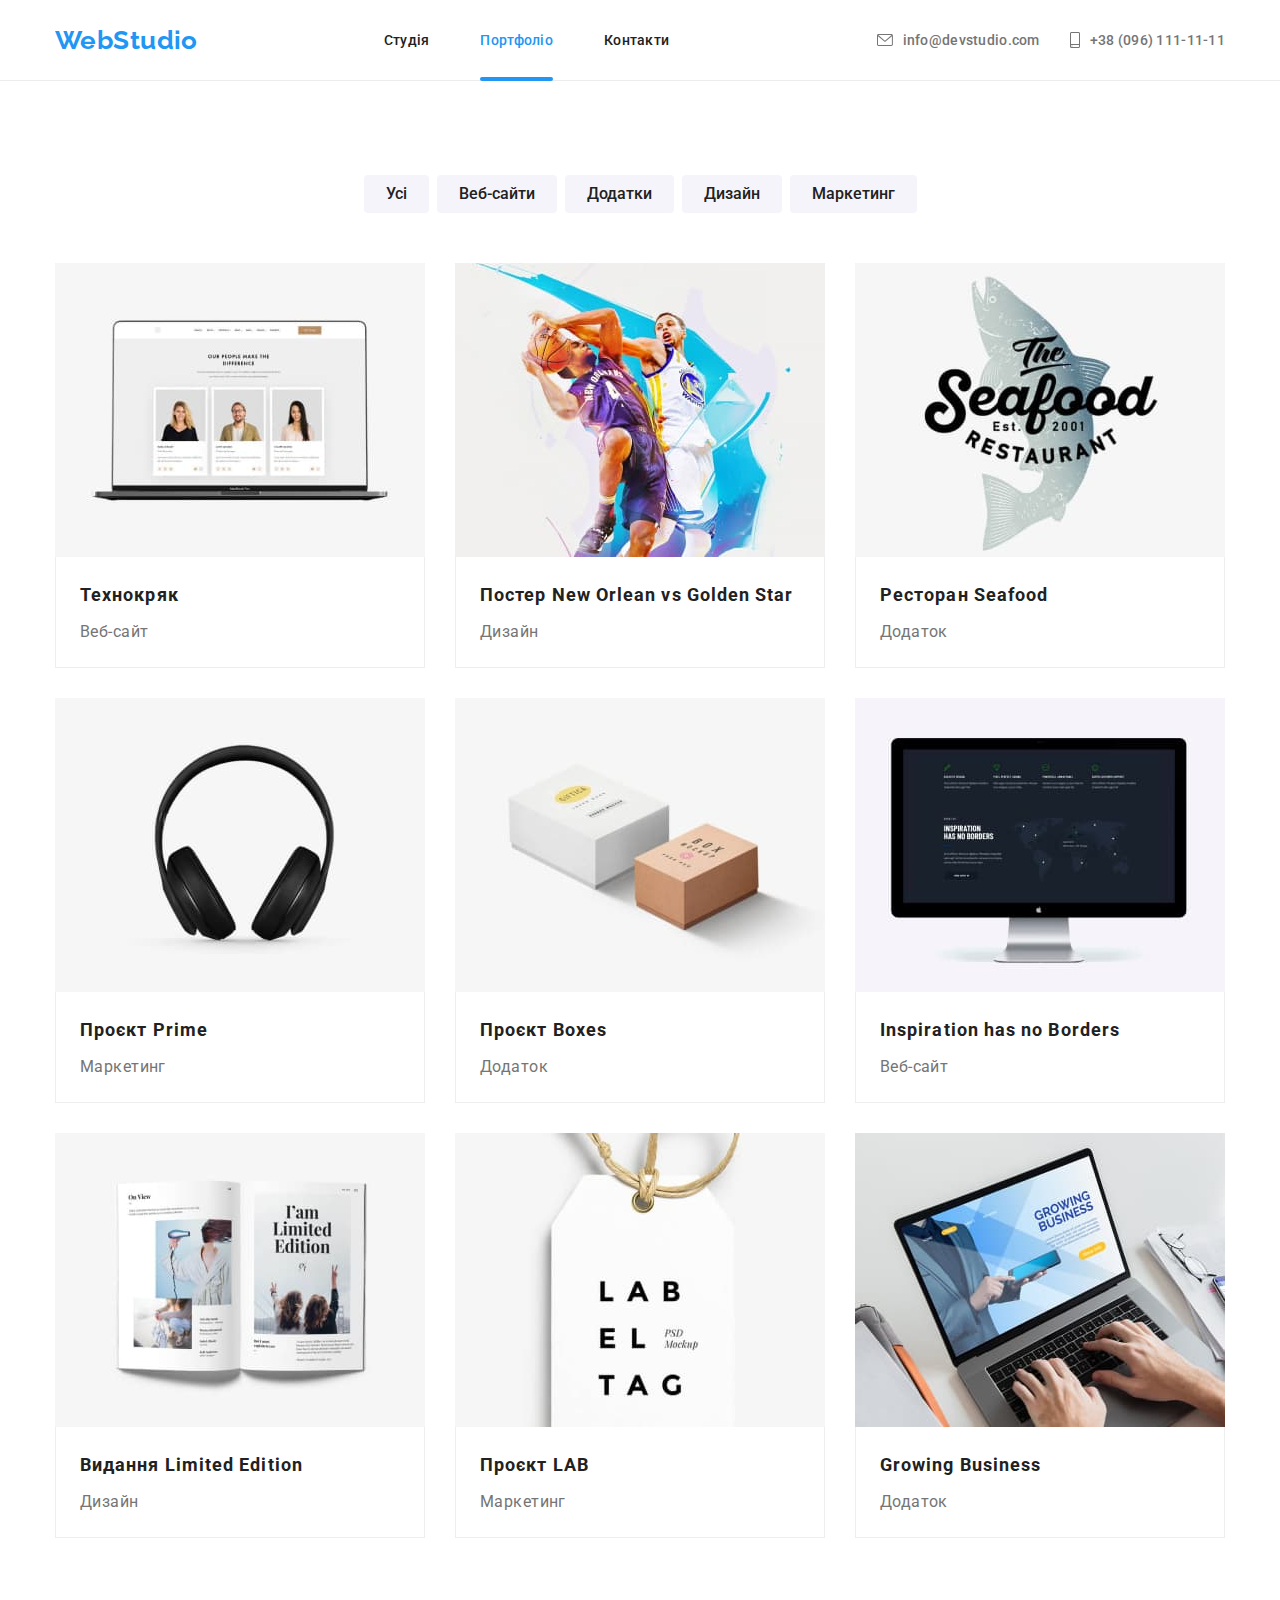
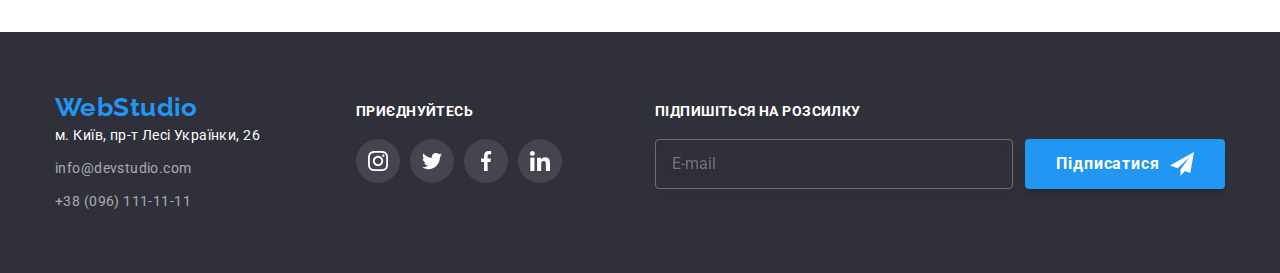
<file: portfolio.html>
<!DOCTYPE html>
<html lang="uk">
  <head>
    <meta charset="UTF-8" />
    <meta http-equiv="X-UA-Compatible" content="IE=edge" />
    <meta name="viewport" content="width=device-width, initial-scale=1.0" />
    <title>Document</title>

    <!--Шрифти-->
    <link rel="preconnect" href="https://fonts.googleapis.com" />
    <link rel="preconnect" href="https://fonts.gstatic.com" crossorigin />
    <link
      href="https://fonts.googleapis.com/css2?family=Raleway:wght@700&family=Roboto:wght@400;500;700;900&display=swap"
      rel="stylesheet"
    />
    <!--Нормалізатор-->
    <link
      rel="stylesheet"
      href="https://cdn.jsdelivr.net/npm/modern-normalize@1.1.0/modern-normalize.min.css"
    />
    <!--Стилі-->
    <link rel="stylesheet" href="./css/portfolio.min.css" />
  </head>
  <body>
    <!--Header-->
    <header class="header">
      <div class="header-container container">
        <nav class="header-nav">
          <a class="logo header-nav__logo link" href="./index.html"
            >Web<span class="logo header-nav__logo--change">Studio</span></a
          >
          <ul class="header-nav__list list">
            <li class="header-nav__item">
              <a
                class="header-nav__link link"
                href="./index.html"
                >Студія</a
              >
            </li>
            <li class="header-nav__item">
              <a class="header-nav__link header-nav__link--change link" href="./portfolio.html"
                >Портфоліо</a
              >
            </li>
            <li class="header-nav__item">
              <a class="header-nav__link link" href="">Контакти</a>
            </li>
          </ul>
        </nav>
        <ul class="contacts-list list">
          <li class="contacts-list__item">
            <a
              class="contacts-list__link link"
              href="mailto:info@devstudio.com"
              aria-label="envelop icon"
              ><svg class="contacts-list__icon" width="16" height="12">
                <use href="./images/icons.svg#icon-envelope"></use>
              </svg>
              info@devstudio.com
            </a>
          </li>
          <li class="contacts-list__item">
            <a
              class="contacts-list__link link"
              href="tel:+380961111111"
              aria-label="smartphone icon"
              ><svg class="contacts-list__icon" width="10" height="16">
                <use href="./images/icons.svg#icon-smartphone"></use>
              </svg>
              +38 (096) 111-11-11
            </a>
          </li>
        </ul>
      </div>
    </header>
    <main>
      <!--Portfolio-->
      <section class="portfolio section">
        <div class="container">
          <h1 hidden>Портфоліо</h1>
          <ul class="portfolio__btn-list list">
            <li class="portfolio__btn-item item">
              <button class="portfolio__btn" type="button">Усі</button>
            </li>
            <li class="portfolio__btn-item item">
              <button class="portfolio__btn" type="button">Веб-сайти</button>
            </li>
            <li class="portfolio__btn-item item">
              <button class="portfolio__btn" type="button">Додатки</button>
            </li>
            <li class="portfolio__btn-item item">
              <button class="portfolio__btn" type="button">Дизайн</button>
            </li>
            <li class="portfolio__btn-item item">
              <button class="portfolio__btn" type="button">Маркетинг</button>
            </li>
          </ul>
          <ul class="portfolio__img-list list">
            <li class="portfolio__img-item item">
              <a class="portfolio__img-link link" href="">
                <div class="portfolio-block">
                  <img
                    class="portfolio__img"
                    src="./images2/img(s).jpg"
                    alt="Відкритий ноутбук"
                    width="370"
                    height="294"
                  />
                  <div class="portfolio-block__overlay">
                    <p class="portfolio-block__overlay-text">
                      Ресурс пропонує комплексні пропозиції з різним рівнем
                      функціоналу та сервісів. Все це дозволить відвідувачу
                      отримати вичерпні відомості про компанію чи приватну
                      особу.
                    </p>
                  </div>
                </div>
                <div class="portfolio-border">
                  <h2 class="portfolio-border__title">Технокряк</h2>
                  <p class="portfolio-border__text">Веб-сайт</p>
                </div>
              </a>
            </li>
            <li class="portfolio__img-item item">
              <a class="portfolio__img-link link" href="">
                <img
                  class="portfolio__img"
                  src="./images2/img1(s).jpg"
                  alt="Два баскетболісти"
                  width="370"
                  height="294"
                />
                <div class="portfolio-border">
                  <h2 class="portfolio-border__title">
                    Постер New Orlean vs Golden Star
                  </h2>
                  <p class="portfolio-border__text">Дизайн</p>
                </div>
              </a>
            </li>
            <li class="portfolio__img-item item">
              <a class="portfolio__img-link link" href="">
                <img
                  class="portfolio__img"
                  src="./images2/img2(s).jpg"
                  alt="Риба з логотипом"
                  width="370"
                  height="294"
                />
                <div class="portfolio-border">
                  <h2 class="portfolio-border__title">Ресторан Seafood</h2>
                  <p class="portfolio-border__text">Додаток</p>
                </div>
              </a>
            </li>
            <li class="portfolio__img-item item">
              <a class="portfolio__img-link link" href="">
                <img
                  class="portfolio__img"
                  src="./images2/img3(s).jpg"
                  alt="Навушники"
                  width="370"
                  height="294"
                />
                <div class="portfolio-border">
                  <h2 class="portfolio-border__title">Проєкт Prime</h2>
                  <p class="portfolio-border__text">Маркетинг</p>
                </div>
              </a>
            </li>
            <li class="portfolio__img-item item">
              <a class="portfolio__img-link link" href="">
                <img
                  class="portfolio__img"
                  src="./images2/img4(s).jpg"
                  alt="Дві коробочки"
                  width="370"
                  height="294"
                />
                <div class="portfolio-border">
                  <h2 class="portfolio-border__title">Проєкт Boxes</h2>
                  <p class="portfolio-border__text">Додаток</p>
                </div>
              </a>
            </li>
            <li class="portfolio__img-item item">
              <a class="portfolio__img-link link" href="">
                <img
                  class="portfolio__img"
                  src="./images2/img5(s).jpg"
                  alt="Монітор"
                  width="370"
                  height="294"
                />
                <div class="portfolio-border">
                  <h2 class="portfolio-border__title">
                    Inspiration has no Borders
                  </h2>
                  <p class="portfolio-border__text">Веб-сайт</p>
                </div>
              </a>
            </li>
            <li class="portfolio__img-item item">
              <a class="portfolio__img-link link" href="">
                <img
                  class="portfolio__img"
                  src="./images2/img6(s).jpg"
                  alt="Відкритий журнал"
                  width="370"
                  height="294"
                />
                <div class="portfolio-border">
                  <h2 class="portfolio-border__title">
                    Видання Limited Edition
                  </h2>
                  <p class="portfolio-border__text">Дизайн</p>
                </div>
              </a>
            </li>

            <li class="portfolio__img-item item">
              <a class="portfolio__img-link link" href="">
                <img
                  class="portfolio__img"
                  src="./images2/img7(s).jpg"
                  alt="Етикетка на мотузці"
                  width="370"
                  height="294"
                />
                <div class="portfolio-border">
                  <h2 class="portfolio-border__title">Проєкт LAB</h2>
                  <p class="portfolio-border__text">Маркетинг</p>
                </div>
              </a>
            </li>
            <li class="portfolio__img-item item">
              <a class="portfolio__img-link link" href="">
                <img
                  class="portfolio__img"
                  src="./images2/img8(s).jpg"
                  alt="Ноутбук і руки на клавіатурі"
                  width="370"
                  height="294"
                />
                <div class="portfolio-border">
                  <h2 class="portfolio-border__title">Growing Business</h2>
                  <p class="portfolio-border__text">Додаток</p>
                </div>
              </a>
            </li>
          </ul>
        </div>
      </section>
    </main>
    <!--Footer-->
    <footer class="footer">
      <div class="footer-container container">
        <div class="footer-left">
          <a class="logo footer__logo link" href="./index.html"
            >Web<span class="logo footer__logo--change">Studio</span></a
          >
          <address class="footer-adress">
            <ul class="footer-adress__list list">
              <li class="footer-adress__item">
                <a
                  class="footer-adress__link footer-adress__link--change link"
                  href="https://goo.gl/maps/jVRmj9oeubwBSzNn6"
                  target="_blank"
                  rel="noopener noreferrer"
                  >м. Київ, пр-т Лесі Українки, 26</a
                >
              </li>
              <li class="footer-adress__item">
                <a
                  class="footer-adress__link link"
                  href="mailto:info@devstudio.com"
                  >info@devstudio.com</a
                >
              </li>
              <li class="footer-adress__item">
                <a class="footer-adress__link link" href="tel:+380961111111"
                  >+38 (096) 111-11-11</a
                >
              </li>
            </ul>
          </address>
        </div>
        <div class="footer-middle">
          <p class="footer__text">Приєднуйтесь</p>
          <ul class="socials-list list">
            <li class="socials-list__item">
              <a
                class="socials-list__link socials-list__link--change"
                href="https://instagram.com"
                target="_blank"
                rel="noopener noreferrer"
                aria-label="Instagram"
              >
                <svg class="socials-list__icon socials-list__icon--change" width="20" height="20">
                  <use href="./images/icons.svg#icon-instagram-2"></use>
                </svg>
              </a>
            </li>
            <li class="socials-list__item">
              <a
                class="socials-list__link socials-list__link--change"
                href="https://twitter.com"
                aria-label="Twitter"
                target="_blank"
                rel="noopener noreferrer"
              >
                <svg class="socials-list__icon socials-list__icon--change" width="20" height="20">
                  <use href="./images/icons.svg#icon-twitter-1"></use>
                </svg>
              </a>
            </li>
            <li class="socials-list__item">
              <a
                class="socials-list__link socials-list__link--change"
                href="https://facebook.com"
                aria-label="Facebook"
                target="_blank"
                rel="noopener noreferrer"
              >
                <svg class="socials-list__icon socials-list__icon--change" width="20" height="20">
                  <use href="./images/icons.svg#icon-facebook-1"></use>
                </svg>
              </a>
            </li>
            <li class="socials-list__item">
              <a
                class="socials-list__link socials-list__link--change"
                href="https://linkedin.com"
                aria-label="LinkedIn"
                target="_blank"
                rel="noopener noreferrer"
              >
                <svg class="socials-list__icon socials-list__icon--change" width="20" height="20">
                  <use href="./images/icons.svg#icon-linkedin-1"></use>
                </svg>
              </a>
            </li>
          </ul>
        </div>
        <div class="feedback">
          <p class="footer__text">Підпишіться на розсилку</p>
          <form class="feedback-form">
            <input
              class="feedback-form__input"
              type="text"
              placeholder="E-mail"
            />
            <button class="footer-button" type="submit">
              Підписатися<svg class="feedback-icon-btn" width="24" height="24">
                <use href="./images/icons.svg#icon-icon-send"></use>
              </svg>
            </button>
          </form>
        </div>
      </div>
    </footer>
  </body>
</html>
</file>
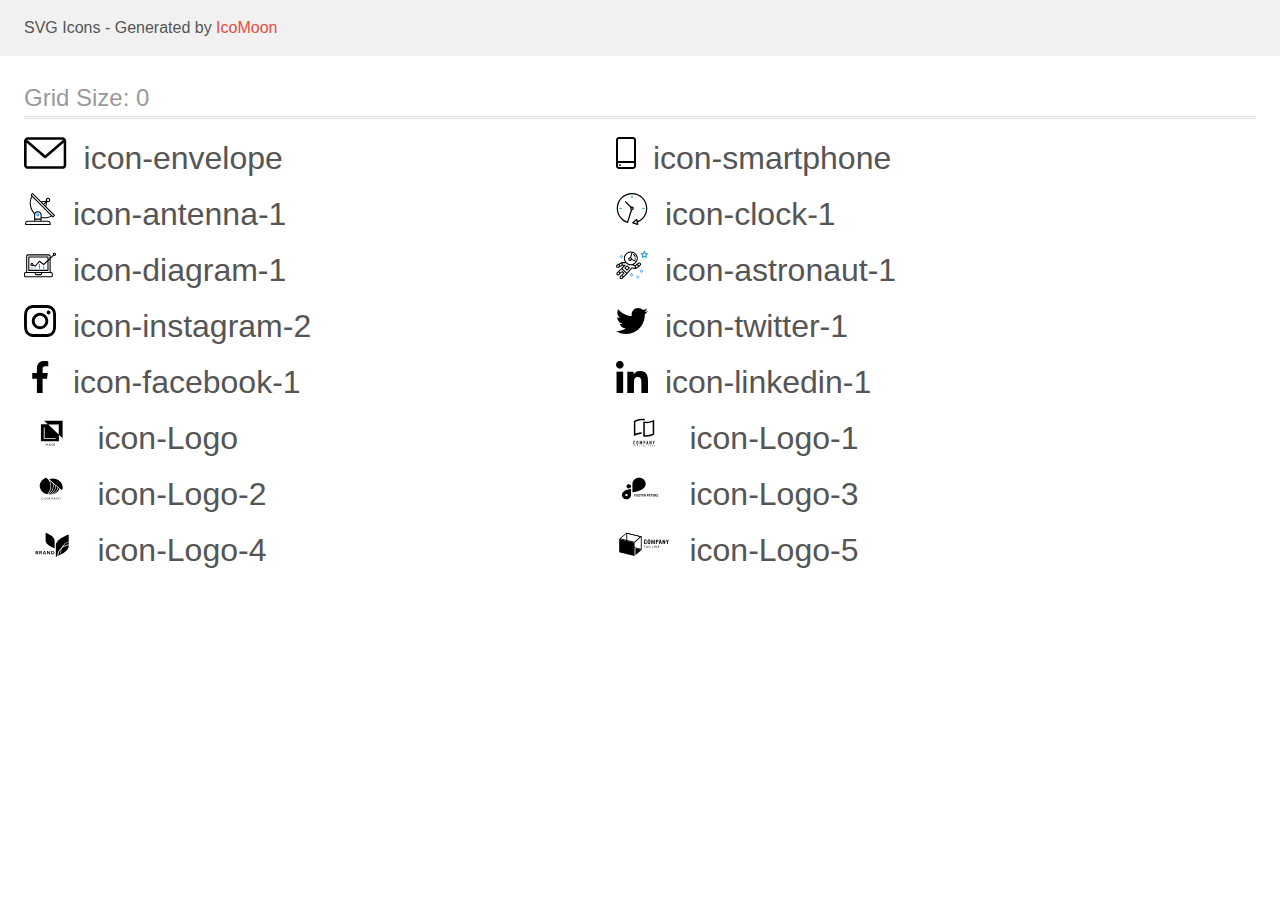
<file: images/icons/icomoon/demo.html>
<!doctype html>
<html>
<head>
    <title>IcoMoon - SVG Icons</title>
    <meta charset="utf-8">
    <meta name="viewport" content="width=device-width, initial-scale=1">
    <link rel="stylesheet" href="demo-files/demo.css">
    <link rel="stylesheet" href="style.css">
</head>
<body>
<svg aria-hidden="true" style="position: absolute; width: 0; height: 0; overflow: hidden;" version="1.1" xmlns="http://www.w3.org/2000/svg" xmlns:xlink="http://www.w3.org/1999/xlink">
<defs>
<symbol id="icon-envelope" viewBox="0 0 43 32">
<path d="M38.667 0h-34.667c-2.206 0-4 1.794-4 4v24c0 2.206 1.794 4 4 4h34.667c2.206 0 4-1.794 4-4v-24c0-2.206-1.794-4-4-4zM38.667 2.667c0.181 0 0.353 0.038 0.511 0.103l-17.844 15.466-17.844-15.466c0.158-0.066 0.33-0.103 0.511-0.103h34.667zM38.667 29.333h-34.667c-0.736 0-1.333-0.598-1.333-1.333v-22.413l17.793 15.421c0.251 0.217 0.563 0.326 0.874 0.326s0.622-0.108 0.874-0.326l17.793-15.421v22.413c0 0.736-0.598 1.333-1.333 1.333z"></path>
</symbol>
<symbol id="icon-smartphone" viewBox="0 0 20 32">
<path d="M17 0h-14c-1.654 0-3 1.346-3 3v26c0 1.654 1.346 3 3 3h14c1.654 0 3-1.346 3-3v-26c0-1.654-1.346-3-3-3zM3 2h14c0.552 0 1 0.448 1 1v21h-16v-21c0-0.552 0.448-1 1-1zM17 30h-14c-0.552 0-1-0.448-1-1v-3h16v3c0 0.552-0.448 1-1 1z"></path>
<path d="M4.707 27.478c0.391 0.365 0.391 0.956 0 1.321s-1.024 0.365-1.414 0c-0.391-0.365-0.391-0.956 0-1.321s1.024-0.365 1.414 0z"></path>
</symbol>
<symbol id="icon-antenna-1" viewBox="0 0 32 32">
<path d="M30.773 22.098l-8.443-8.505 0.937-4.615c0.242 0.094 0.499 0.144 0.758 0.146h0.006c1.192 0.014 2.17-0.941 2.184-2.133s-0.941-2.17-2.133-2.184c-1.192-0.014-2.17 0.941-2.184 2.133-0.003 0.255 0.039 0.509 0.125 0.749l-4.96 0.605-8.091-8.133c-0.099-0.101-0.235-0.159-0.377-0.16-0.14 0.001-0.274 0.056-0.373 0.155l-1.513 1.504c-0.208 0.208-0.208 0.546 0 0.754l0.814 0.826c-3.153 5.798-2.129 12.978 2.519 17.663 0.043 0.041 0.092 0.074 0.146 0.098-0.034 0.18-0.051 0.364-0.052 0.547v6.187h-6.4c-1.472 0.002-2.665 1.195-2.667 2.667v1.067c0 0.295 0.239 0.533 0.533 0.533h24.533c0.295 0 0.533-0.239 0.533-0.533v-1.067c-0.002-1.472-1.195-2.665-2.667-2.667h-6.4v-2.742c1.003 0.21 2.024 0.317 3.049 0.32 2.458-0.003 4.877-0.615 7.040-1.783l0.818 0.823c0.099 0.101 0.235 0.159 0.377 0.16 0.14-0.001 0.274-0.056 0.373-0.155l1.513-1.504c0.208-0.208 0.208-0.546 0-0.754zM23.28 6.233c0.418-0.415 1.093-0.414 1.508 0.004s0.414 1.093-0.004 1.508c-0.2 0.199-0.47 0.31-0.752 0.31h-0.003c-0.589-0.003-1.064-0.483-1.061-1.072 0.002-0.282 0.115-0.552 0.314-0.751h-0.002zM22.024 9.738l-0.598 2.946-1.175-1.182 1.774-1.763zM21.419 8.836l-1.92 1.909-1.485-1.493 3.405-0.415zM24.004 28.8c0.884 0 1.6 0.716 1.6 1.6v0.533h-23.467v-0.533c0-0.884 0.716-1.6 1.6-1.6h20.267zM16.537 26.667v1.067h-5.333v-1.067h5.333zM11.204 25.6v-4.053c0-1.294 1.196-2.347 2.667-2.347s2.667 1.053 2.667 2.347v4.053h-5.333zM17.604 23.904v-2.357c0-1.882-1.675-3.413-3.733-3.413-1.331-0.020-2.576 0.657-3.281 1.786-4.058-4.274-4.971-10.645-2.279-15.887l18.602 18.708c-2.872 1.461-6.165 1.873-9.309 1.163zM28.893 23.22l-21.057-21.181 0.755-0.752 7.935 7.98c0.004 0 0.006 0.007 0.010 0.010l13.115 13.191-0.757 0.752z"></path>
<path fill="#2196f3" style="fill: var(--color1, #2196f3)" d="M13.876 20.267h-0.005c-0.884-0.001-1.601 0.714-1.602 1.598s0.714 1.601 1.598 1.602h0.005c0.884 0.001 1.601-0.714 1.602-1.598s-0.714-1.601-1.598-1.602zM14.249 22.245c-0.1 0.1-0.236 0.156-0.378 0.155-0.295-0.002-0.532-0.242-0.531-0.536 0.001-0.141 0.057-0.276 0.157-0.375s0.233-0.154 0.373-0.155c0.295 0.002 0.532 0.241 0.53 0.536-0.001 0.141-0.057 0.276-0.157 0.375h0.005z"></path>
</symbol>
<symbol id="icon-clock-1" viewBox="0 0 32 32">
<path d="M31.305 15.301c-0.002-8.452-6.855-15.303-15.308-15.301s-15.303 6.855-15.301 15.308c0.001 6.658 4.307 12.551 10.649 14.576 0.061 0.019 0.124 0.029 0.187 0.029 0.121-0 0.239-0.032 0.342-0.094 0.135-0.080 0.236-0.207 0.283-0.356l3.865-12.25c1.057-0.005 1.909-0.866 1.903-1.923s-0.866-1.909-1.923-1.903c-0.284 0.001-0.565 0.067-0.82 0.191l-5.106-5.107c-0.253-0.245-0.657-0.238-0.902 0.016-0.239 0.247-0.239 0.639 0 0.886l5.103 5.109c-0.392 0.799-0.168 1.764 0.536 2.309l-3.683 11.673c-7.278-2.681-11.004-10.754-8.323-18.032s10.754-11.004 18.032-8.323 11.004 10.754 8.323 18.032c-1.31 3.556-4.001 6.431-7.462 7.973l-0.398-1.874c-0.073-0.344-0.411-0.565-0.756-0.492-0.109 0.023-0.209 0.074-0.292 0.148l-3.837 3.426c-0.263 0.234-0.287 0.637-0.052 0.9 0.076 0.085 0.174 0.149 0.283 0.184l4.899 1.563c0.335 0.108 0.694-0.077 0.802-0.412 0.034-0.106 0.040-0.219 0.017-0.328l-0.391-1.839c5.664-2.388 9.342-7.942 9.329-14.089zM16 14.664c0.352 0 0.638 0.286 0.638 0.638s-0.286 0.638-0.638 0.638c-0.352 0-0.638-0.285-0.638-0.638s0.285-0.638 0.638-0.638zM18.1 29.528l2.184-1.948 0.603 2.84-2.787-0.892z"></path>
<path fill="#2196f3" style="fill: var(--color1, #2196f3)" d="M15.362 3.185v1.275c0 0.352 0.285 0.638 0.638 0.638s0.638-0.285 0.638-0.638v-1.275c0-0.352-0.286-0.638-0.638-0.638s-0.638 0.286-0.638 0.638z"></path>
<path fill="#2196f3" style="fill: var(--color1, #2196f3)" d="M3.884 14.664c-0.352 0-0.638 0.286-0.638 0.638s0.285 0.638 0.638 0.638h1.275c0.352 0 0.638-0.285 0.638-0.638s-0.285-0.638-0.638-0.638h-1.275z"></path>
<path fill="#2196f3" style="fill: var(--color1, #2196f3)" d="M28.116 15.939c0.352 0 0.638-0.285 0.638-0.638s-0.285-0.638-0.638-0.638h-1.275c-0.352 0-0.638 0.286-0.638 0.638s0.286 0.638 0.638 0.638h1.275z"></path>
</symbol>
<symbol id="icon-diagram-1" viewBox="0 0 32 32">
<path fill="#2196f3" style="fill: var(--color1, #2196f3)" d="M14.926 14.965h1.066v4.798h-1.066v-4.797z"></path>
<path fill="#2196f3" style="fill: var(--color1, #2196f3)" d="M19.19 17.097h1.066v2.665h-1.066v-2.665z"></path>
<path fill="#2196f3" style="fill: var(--color1, #2196f3)" d="M10.661 18.696h1.066v1.066h-1.066v-1.066z"></path>
<path fill="#2196f3" style="fill: var(--color1, #2196f3)" d="M7.463 18.163h1.066v1.599h-1.066v-1.599z"></path>
<path d="M1.599 28.291h25.587c0.883 0 1.599-0.716 1.599-1.599v-2.132c0-0.883-0.716-1.599-1.599-1.599h-0.533v-13.293l3.028-2.868c0.703 0.346 1.553 0.136 2.013-0.499s0.396-1.508-0.152-2.068-1.42-0.644-2.065-0.198c-0.644 0.446-0.873 1.292-0.542 2.002l-2.281 2.163v-1.23c0-0.883-0.716-1.599-1.599-1.599h-21.322c-0.883 0-1.599 0.716-1.599 1.599v15.992h-0.533c-0.883 0-1.599 0.716-1.599 1.599v2.132c0 0.883 0.716 1.599 1.599 1.599zM30.384 4.837c0.294 0 0.533 0.239 0.533 0.533s-0.239 0.533-0.533 0.533c-0.294 0-0.533-0.239-0.533-0.533s0.239-0.533 0.533-0.533zM3.198 6.969c0-0.294 0.239-0.533 0.533-0.533h21.322c0.294 0 0.533 0.239 0.533 0.533v2.239l-1.066 1.013v-2.186c0-0.294-0.239-0.533-0.533-0.533h-19.19c-0.294 0-0.533 0.239-0.533 0.533v13.326c0 0.294 0.239 0.533 0.533 0.533h19.19c0.294 0 0.533-0.239 0.533-0.533v-9.674l1.066-1.010v12.284h-22.388v-15.992zM7.996 13.899c-0.721-0.002-1.354 0.478-1.546 1.174s0.105 1.433 0.725 1.801c0.62 0.368 1.41 0.276 1.928-0.226l1.853 0.93c0.215 0.108 0.476 0.057 0.636-0.123l3.939-4.431 3.872 2.901c0.208 0.156 0.498 0.139 0.686-0.039l3.365-3.188v8.131h-18.124v-12.26h18.124v2.66l-3.771 3.572-3.904-2.927c-0.222-0.166-0.534-0.135-0.718 0.072l-3.993 4.493-1.493-0.746c0.011-0.064 0.018-0.129 0.020-0.193 0-0.883-0.716-1.599-1.599-1.599zM8.529 15.498c0 0.294-0.239 0.533-0.533 0.533s-0.533-0.239-0.533-0.533c0-0.294 0.239-0.533 0.533-0.533s0.533 0.239 0.533 0.533zM11.727 24.027h5.331v0.533c0 0.294-0.239 0.533-0.533 0.533h-4.264c-0.294 0-0.533-0.239-0.533-0.533v-0.533zM1.066 24.56c0-0.294 0.239-0.533 0.533-0.533h9.062v0.533c0 0.883 0.716 1.599 1.599 1.599h4.264c0.883 0 1.599-0.716 1.599-1.599v-0.533h9.062c0.294 0 0.533 0.239 0.533 0.533v2.132c0 0.294-0.239 0.533-0.533 0.533h-25.587c-0.294 0-0.533-0.239-0.533-0.533v-2.132z"></path>
</symbol>
<symbol id="icon-astronaut-1" viewBox="0 0 32 32">
<path fill="#2196f3" style="fill: var(--color1, #2196f3)" d="M31.974 4.524c-0.063-0.193-0.229-0.333-0.43-0.363l-1.91-0.278-0.855-1.731c-0.179-0.365-0.777-0.365-0.956 0l-0.855 1.731-1.91 0.278c-0.201 0.029-0.367 0.17-0.431 0.363-0.062 0.193-0.011 0.405 0.135 0.547l1.383 1.348-0.326 1.903c-0.034 0.2 0.048 0.402 0.212 0.522 0.166 0.121 0.382 0.135 0.562 0.040l1.709-0.899 1.709 0.899c0.078 0.041 0.164 0.061 0.249 0.061 0.11 0 0.221-0.034 0.314-0.102 0.164-0.119 0.246-0.322 0.212-0.522l-0.326-1.903 1.383-1.348c0.145-0.142 0.197-0.354 0.135-0.547zM29.511 5.851c-0.125 0.122-0.183 0.299-0.153 0.472l0.191 1.114-1-0.526c-0.078-0.041-0.163-0.061-0.249-0.061s-0.17 0.020-0.249 0.061l-1.001 0.526 0.191-1.114c0.030-0.173-0.028-0.349-0.153-0.472l-0.81-0.789 1.119-0.163c0.174-0.025 0.324-0.134 0.402-0.292l0.5-1.013 0.5 1.013c0.078 0.157 0.228 0.267 0.402 0.292l1.119 0.163-0.809 0.789z"></path>
<path fill="#2196f3" style="fill: var(--color1, #2196f3)" d="M26.134 20.522h-1.067v1.067h1.067v-1.067z"></path>
<path fill="#2196f3" style="fill: var(--color1, #2196f3)" d="M26.134 22.656h-1.067v1.067h1.067v-1.067z"></path>
<path fill="#2196f3" style="fill: var(--color1, #2196f3)" d="M27.2 21.589h-1.067v1.067h1.067v-1.067z"></path>
<path fill="#2196f3" style="fill: var(--color1, #2196f3)" d="M25.067 21.589h-1.067v1.067h1.067v-1.067z"></path>
<path fill="#2196f3" style="fill: var(--color1, #2196f3)" d="M22.4 26.389h-1.067v1.067h1.067v-1.067z"></path>
<path fill="#2196f3" style="fill: var(--color1, #2196f3)" d="M22.4 28.522h-1.067v1.067h1.067v-1.067z"></path>
<path fill="#2196f3" style="fill: var(--color1, #2196f3)" d="M23.467 27.456h-1.067v1.067h1.067v-1.067z"></path>
<path fill="#2196f3" style="fill: var(--color1, #2196f3)" d="M21.333 27.456h-1.067v1.067h1.067v-1.067z"></path>
<path fill="#2196f3" style="fill: var(--color1, #2196f3)" d="M16 24.256h-1.067v1.067h1.067v-1.067z"></path>
<path fill="#2196f3" style="fill: var(--color1, #2196f3)" d="M16 26.389h-1.067v1.067h1.067v-1.067z"></path>
<path fill="#2196f3" style="fill: var(--color1, #2196f3)" d="M17.067 25.322h-1.067v1.067h1.067v-1.067z"></path>
<path fill="#2196f3" style="fill: var(--color1, #2196f3)" d="M14.933 25.322h-1.067v1.067h1.067v-1.067z"></path>
<path fill="#2196f3" style="fill: var(--color1, #2196f3)" d="M5.867 6.122h-1.067v1.067h1.067v-1.067z"></path>
<path fill="#2196f3" style="fill: var(--color1, #2196f3)" d="M5.867 8.255h-1.067v1.067h1.067v-1.067z"></path>
<path fill="#2196f3" style="fill: var(--color1, #2196f3)" d="M6.933 7.189h-1.067v1.067h1.067v-1.067z"></path>
<path fill="#2196f3" style="fill: var(--color1, #2196f3)" d="M4.8 7.189h-1.067v1.067h1.067v-1.067z"></path>
<path d="M24.715 14.159c-0.287-0.388-0.709-0.637-1.188-0.705-0.481-0.068-0.956 0.058-1.34 0.352l-1.252 0.96-1.898 1.417-1.358-0.541c2.421-1.086 4.114-3.508 4.114-6.32 0-3.823-3.123-6.933-6.961-6.933s-6.961 3.11-6.961 6.933c0 1.386 0.414 2.674 1.12 3.758l-2.764-0.024c-0.002 0-0.003 0-0.005 0-0.009 0-0.015 0.004-0.023 0.005-0.053 0.002-0.105 0.013-0.155 0.031-0.013 0.005-0.026 0.008-0.038 0.013-0.006 0.003-0.013 0.003-0.019 0.006l-3.233 1.596c-0.001 0-0.001 0-0.001 0.001l-1.893 0.911c-0.021 0.009-0.042 0.021-0.063 0.035-0.755 0.502-1.012 1.489-0.598 2.295 0.22 0.429 0.595 0.745 1.056 0.889 0.178 0.055 0.359 0.083 0.539 0.083 0.29 0 0.577-0.071 0.839-0.211l1.388-0.738 2.264-1.169 1.357-0.008-5.442 5.416c-0.001 0.001-0.001 0.001-0.002 0.001l-1.339 1.333c-0.316 0.315-0.49 0.732-0.49 1.178s0.174 0.863 0.49 1.179c0.325 0.323 0.752 0.485 1.179 0.485s0.854-0.162 1.18-0.485l1.314-1.309 1.741-1.3 0.901 0.897-1.762 1.754c-0 0.001-0.001 0.001-0.002 0.001l-1.339 1.333c-0.316 0.315-0.49 0.732-0.49 1.178s0.174 0.863 0.49 1.179c0.325 0.323 0.753 0.485 1.18 0.485s0.855-0.162 1.18-0.485l3.482-3.467c0.001-0.001 0.001-0.001 0.001-0.002l1.010-1-0.004-0.004c0.006-0.006 0.015-0.009 0.022-0.015l5.166-5.658 3.471 0.494c0.025 0.004 0.050 0.005 0.075 0.005 0.065 0 0.127-0.015 0.187-0.038 0.018-0.006 0.033-0.015 0.050-0.023 0.019-0.010 0.039-0.015 0.058-0.027l3.213-2.133c0.012-0.008 0.018-0.021 0.029-0.029 0.013-0.010 0.029-0.014 0.041-0.026l1.271-1.191c0.662-0.62 0.753-1.635 0.212-2.362zM2.13 17.77c-0.173 0.093-0.37 0.111-0.558 0.052-0.187-0.058-0.338-0.186-0.427-0.358-0.161-0.314-0.068-0.695 0.214-0.902l1.314-0.632 0.449 1.312-0.992 0.528zM5.628 15.942l-1.548 0.8-0.439-1.283 2.027-1.001-0.040 1.484zM20.727 9.322c0 0.918-0.219 1.785-0.599 2.559l-4.181-1.899c-0.044-0.573-0.341-1.075-0.788-1.388l1.464-4.86c2.378 0.756 4.105 2.974 4.105 5.588zM8.938 9.322c0-3.235 2.644-5.867 5.894-5.867 0.253 0 0.5 0.021 0.745 0.052l-1.432 4.754c-0.019-0.001-0.037-0.006-0.057-0.006-1.033 0-1.873 0.837-1.873 1.867s0.84 1.867 1.873 1.867c0.694 0 1.294-0.383 1.618-0.945l3.862 1.755c-1.075 1.446-2.795 2.39-4.737 2.39-3.25 0-5.894-2.632-5.894-5.867zM14.894 10.122c0 0.441-0.362 0.8-0.806 0.8s-0.806-0.359-0.806-0.8c0-0.441 0.362-0.8 0.806-0.8s0.806 0.359 0.806 0.8zM2.465 25.146c-0.236 0.234-0.619 0.234-0.854 0.001-0.114-0.114-0.176-0.263-0.176-0.423s0.062-0.309 0.176-0.421l0.962-0.958 0.851 0.848-0.959 0.955zM5.679 28.88c-0.236 0.234-0.619 0.235-0.855 0.001-0.114-0.114-0.176-0.263-0.176-0.423s0.062-0.309 0.176-0.421l0.963-0.959 0.852 0.848-0.96 0.955zM9.16 25.411c-0.001 0-0.001 0-0.002 0.001l-1.765 1.76-0.852-0.848 1.763-1.755c0 0 0 0 0-0s0.001-0.001 0.002-0.001c0.040-0.040 0.065-0.088 0.090-0.135 0.007-0.014 0.020-0.026 0.026-0.040 0.017-0.041 0.019-0.085 0.026-0.129 0.003-0.025 0.014-0.047 0.014-0.073 0-0.036-0.013-0.070-0.020-0.106-0.006-0.032-0.006-0.065-0.019-0.095-0.020-0.050-0.055-0.094-0.091-0.138-0.010-0.012-0.014-0.027-0.025-0.038 0 0 0 0-0.001 0s-0.001-0.002-0.001-0.002l-1.607-1.6c-0.017-0.017-0.039-0.024-0.058-0.038-0.028-0.022-0.055-0.042-0.087-0.058-0.030-0.015-0.061-0.024-0.093-0.033-0.034-0.010-0.067-0.017-0.103-0.020-0.033-0.002-0.063 0.001-0.095 0.005-0.036 0.004-0.069 0.009-0.104 0.020-0.034 0.011-0.063 0.027-0.094 0.045-0.020 0.011-0.042 0.015-0.061 0.029l-1.773 1.324-0.901-0.897 2.399-2.386 4.361 4.289-0.928 0.919zM15.979 18.394c-0.015-0.002-0.030 0.004-0.045 0.003-0.039-0.002-0.076 0.001-0.115 0.007-0.030 0.005-0.059 0.011-0.088 0.021-0.034 0.012-0.065 0.028-0.097 0.047-0.030 0.018-0.057 0.037-0.083 0.061-0.013 0.011-0.028 0.017-0.040 0.029l-4.698 5.146-4.328-4.257 2.833-2.818c0.209-0.208 0.21-0.546 0.002-0.755-0.105-0.105-0.243-0.157-0.381-0.156v-0.001l-2.219 0.013 0.028-1.607 3.104 0.027c1.265 1.294 3.029 2.101 4.981 2.101 0.437 0 0.864-0.045 1.279-0.123 0.040 0.032 0.079 0.065 0.13 0.085l2.41 0.96 0.331 1.644-3.003-0.427zM20.020 18.572l-0.313-1.558 1.446-1.080 0.947 1.257-2.080 1.381zM23.774 15.741l-0.838 0.785-0.931-1.236 0.831-0.637c0.155-0.119 0.351-0.168 0.543-0.143 0.193 0.027 0.364 0.128 0.48 0.284 0.217 0.292 0.18 0.699-0.085 0.947z"></path>
<path d="M13.602 18.544l-2.143-2.133c-0.207-0.207-0.545-0.207-0.753 0l-2.142 2.133c-0.1 0.101-0.157 0.236-0.157 0.378s0.056 0.278 0.157 0.378l2.142 2.133c0.104 0.103 0.241 0.155 0.377 0.155s0.273-0.052 0.376-0.155l2.143-2.133c0.1-0.1 0.157-0.236 0.157-0.378s-0.057-0.278-0.157-0.378zM11.083 20.303l-1.387-1.381 1.387-1.381 1.387 1.381-1.387 1.381z"></path>
<path d="M17.164 5.071l-0.258 1.036c0.071 0.018 1.738 0.452 1.738 2.149h1.067c-0-2.017-1.666-2.965-2.547-3.185z"></path>
<path d="M19.711 9.322h-1.067v1.067h1.067v-1.067z"></path>
</symbol>
<symbol id="icon-instagram-2" viewBox="0 0 32 32">
<path d="M31.969 9.408c-0.075-1.7-0.35-2.869-0.744-3.882-0.406-1.075-1.032-2.038-1.851-2.838-0.8-0.813-1.769-1.444-2.832-1.844-1.019-0.394-2.182-0.669-3.882-0.744-1.713-0.081-2.257-0.1-6.601-0.1s-4.888 0.019-6.595 0.094c-1.7 0.075-2.869 0.35-3.882 0.744-1.075 0.406-2.038 1.031-2.838 1.85-0.813 0.8-1.444 1.769-1.844 2.832-0.394 1.019-0.669 2.182-0.744 3.882-0.081 1.713-0.1 2.257-0.1 6.601s0.019 4.888 0.094 6.595c0.075 1.7 0.35 2.869 0.744 3.882 0.406 1.075 1.038 2.038 1.85 2.838 0.8 0.813 1.769 1.444 2.832 1.844 1.019 0.394 2.182 0.669 3.882 0.744 1.706 0.075 2.25 0.094 6.595 0.094s4.888-0.019 6.595-0.094c1.7-0.075 2.869-0.35 3.882-0.744 2.151-0.832 3.851-2.532 4.682-4.682 0.394-1.019 0.669-2.182 0.744-3.882 0.075-1.707 0.094-2.251 0.094-6.595s-0.006-4.888-0.081-6.595zM29.087 22.473c-0.069 1.563-0.331 2.407-0.55 2.969-0.538 1.394-1.644 2.5-3.038 3.038-0.563 0.219-1.413 0.481-2.969 0.55-1.688 0.075-2.194 0.094-6.464 0.094s-4.782-0.019-6.464-0.094c-1.563-0.069-2.407-0.331-2.969-0.55-0.694-0.256-1.325-0.663-1.838-1.194-0.531-0.519-0.938-1.144-1.194-1.838-0.219-0.563-0.481-1.413-0.55-2.969-0.075-1.688-0.094-2.194-0.094-6.464s0.019-4.782 0.094-6.464c0.069-1.563 0.331-2.407 0.55-2.969 0.256-0.694 0.663-1.325 1.2-1.838 0.519-0.531 1.144-0.938 1.838-1.194 0.563-0.219 1.413-0.481 2.969-0.55 1.688-0.075 2.194-0.094 6.464-0.094 4.276 0 4.782 0.019 6.464 0.094 1.563 0.069 2.407 0.331 2.969 0.55 0.694 0.256 1.325 0.662 1.838 1.194 0.531 0.519 0.938 1.144 1.194 1.838 0.219 0.563 0.481 1.413 0.55 2.969 0.075 1.688 0.094 2.194 0.094 6.464s-0.019 4.77-0.094 6.458z"></path>
<path d="M16.059 7.783c-4.538 0-8.22 3.682-8.22 8.22s3.682 8.22 8.22 8.22c4.539 0 8.22-3.682 8.22-8.22s-3.682-8.22-8.22-8.22zM16.059 21.335c-2.944 0-5.332-2.388-5.332-5.332s2.388-5.332 5.332-5.332c2.944 0 5.332 2.388 5.332 5.332s-2.388 5.332-5.332 5.332z"></path>
<path d="M26.524 7.458c0 1.060-0.859 1.919-1.919 1.919s-1.919-0.859-1.919-1.919c0-1.060 0.859-1.919 1.919-1.919s1.919 0.859 1.919 1.919z"></path>
</symbol>
<symbol id="icon-twitter-1" viewBox="0 0 32 32">
<path d="M32 6.078c-1.19 0.522-2.458 0.868-3.78 1.036 1.36-0.812 2.398-2.088 2.886-3.626-1.268 0.756-2.668 1.29-4.16 1.588-1.204-1.282-2.92-2.076-4.792-2.076-3.632 0-6.556 2.948-6.556 6.562 0 0.52 0.044 1.020 0.152 1.496-5.454-0.266-10.28-2.88-13.522-6.862-0.566 0.982-0.898 2.106-0.898 3.316 0 2.272 1.17 4.286 2.914 5.452-1.054-0.020-2.088-0.326-2.964-0.808 0 0.020 0 0.046 0 0.072 0 3.188 2.274 5.836 5.256 6.446-0.534 0.146-1.116 0.216-1.72 0.216-0.42 0-0.844-0.024-1.242-0.112 0.85 2.598 3.262 4.508 6.13 4.57-2.232 1.746-5.066 2.798-8.134 2.798-0.538 0-1.054-0.024-1.57-0.090 2.906 1.874 6.35 2.944 10.064 2.944 12.072 0 18.672-10 18.672-18.668 0-0.29-0.010-0.57-0.024-0.848 1.302-0.924 2.396-2.078 3.288-3.406z"></path>
</symbol>
<symbol id="icon-facebook-1" viewBox="0 0 32 32">
<path d="M21.329 5.313h2.921v-5.088c-0.504-0.069-2.237-0.225-4.256-0.225-4.212 0-7.097 2.649-7.097 7.519v4.481h-4.648v5.688h4.648v14.312h5.699v-14.311h4.46l0.708-5.688h-5.169v-3.919c0.001-1.644 0.444-2.769 2.735-2.769z"></path>
</symbol>
<symbol id="icon-linkedin-1" viewBox="0 0 32 32">
<path d="M31.992 32v-0.001h0.008v-11.736c0-5.741-1.236-10.164-7.948-10.164-3.227 0-5.392 1.771-6.276 3.449h-0.093v-2.913h-6.364v21.364h6.627v-10.579c0-2.785 0.528-5.479 3.977-5.479 3.399 0 3.449 3.179 3.449 5.657v10.401h6.62z"></path>
<path d="M0.528 10.636h6.635v21.364h-6.635v-21.364z"></path>
<path d="M3.843 0c-2.121 0-3.843 1.721-3.843 3.843s1.721 3.879 3.843 3.879c2.121 0 3.843-1.757 3.843-3.879-0.001-2.121-1.723-3.843-3.843-3.843v0z"></path>
</symbol>
<symbol id="icon-Logo" viewBox="0 0 57 32">
<path d="M20.267 3.733l3.738 3.538-6.938-0.004v17.166h18.133v-6.564l3.733 3.534v-17.671h-18.667zM35.036 17.455l-10.597-10.032h10.597v10.032zM31.746 21.923h-11.81v-11.545h0.835v10.764h10.975v0.782zM22.725 26.72l-0.436 0.898-0.436-0.898h-0.366l0.637 1.198v0.698h0.331v-0.698l0.635-1.198h-0.365zM23.273 28.615l0.154-0.441h0.734l0.155 0.441h0.344l-0.717-1.896h-0.296l-0.716 1.896h0.342zM23.794 27.122l0.275 0.786h-0.549l0.275-0.786zM25.531 27.863c-0.048 0.073-0.072 0.153-0.072 0.241 0 0.16 0.056 0.29 0.168 0.389s0.263 0.148 0.451 0.148 0.349-0.051 0.484-0.152l0.107 0.126h0.367l-0.279-0.329c0.109-0.149 0.164-0.341 0.164-0.574h-0.275c0 0.128-0.026 0.243-0.079 0.348l-0.366-0.432 0.129-0.094c0.091-0.066 0.157-0.132 0.197-0.198s0.060-0.14 0.060-0.219c0-0.12-0.044-0.22-0.133-0.301s-0.201-0.122-0.339-0.122c-0.153 0-0.274 0.043-0.365 0.13s-0.135 0.203-0.135 0.352c0 0.061 0.014 0.124 0.043 0.189s0.081 0.144 0.155 0.237c-0.141 0.101-0.235 0.188-0.283 0.262zM26.386 28.282c-0.093 0.071-0.193 0.107-0.299 0.107-0.095 0-0.17-0.027-0.227-0.082s-0.085-0.126-0.085-0.214c0-0.102 0.052-0.192 0.156-0.271l0.040-0.029 0.414 0.488zM26.046 27.442c-0.089-0.11-0.134-0.202-0.134-0.275 0-0.063 0.018-0.116 0.055-0.158s0.085-0.063 0.147-0.063c0.057 0 0.105 0.018 0.142 0.053s0.056 0.077 0.056 0.126c0 0.075-0.027 0.136-0.081 0.184l-0.040 0.033-0.145 0.099zM29.132 28.472c0.13-0.114 0.205-0.272 0.224-0.474h-0.328c-0.017 0.135-0.059 0.232-0.124 0.29s-0.162 0.087-0.292 0.087c-0.142 0-0.249-0.054-0.323-0.161s-0.109-0.264-0.109-0.469v-0.168c0.002-0.202 0.041-0.355 0.117-0.46s0.188-0.158 0.331-0.158c0.123 0 0.217 0.030 0.28 0.091s0.104 0.158 0.12 0.294h0.328c-0.021-0.207-0.095-0.368-0.223-0.482s-0.296-0.171-0.505-0.171c-0.155 0-0.293 0.037-0.411 0.111s-0.209 0.179-0.272 0.315c-0.063 0.136-0.095 0.294-0.095 0.473v0.177c0.003 0.174 0.035 0.328 0.098 0.46s0.151 0.234 0.266 0.306c0.115 0.071 0.249 0.107 0.4 0.107 0.216 0 0.389-0.056 0.52-0.169zM31.068 28.206c0.064-0.141 0.096-0.304 0.096-0.49v-0.105c-0.001-0.185-0.034-0.347-0.099-0.486s-0.158-0.247-0.277-0.32c-0.119-0.075-0.256-0.112-0.41-0.112s-0.292 0.038-0.411 0.113c-0.119 0.075-0.211 0.183-0.277 0.324s-0.098 0.305-0.098 0.49v0.107c0.001 0.181 0.034 0.342 0.099 0.48s0.159 0.246 0.279 0.322c0.121 0.075 0.258 0.112 0.411 0.112 0.155 0 0.293-0.037 0.411-0.112s0.212-0.183 0.276-0.323zM30.716 27.135c0.080 0.112 0.12 0.273 0.12 0.483v0.099c0 0.214-0.040 0.376-0.119 0.487s-0.19 0.167-0.336 0.167c-0.144 0-0.257-0.057-0.339-0.171s-0.121-0.275-0.121-0.483v-0.109c0.002-0.204 0.043-0.362 0.122-0.473s0.192-0.168 0.335-0.168c0.146 0 0.258 0.056 0.337 0.168z"></path>
</symbol>
<symbol id="icon-Logo-1" viewBox="0 0 57 32">
<path d="M26.727 3.165h-0.073c-0.112-0.007-0.224-0.010-0.336-0.012v0h-0.243c-0.212 0-0.428 0.005-0.642 0.016-0.016-0.001-0.032-0.001-0.049 0-1.944 0.11-3.848 0.596-5.609 1.431l-0.231 0.111v11.809l0.54-0.183c0.474-0.163 0.978-0.309 1.5-0.445 1.411-0.362 2.861-0.555 4.317-0.574v1.551c-0.193 0.001-0.38 0.007-0.568 0.016h-0.045c-1.121 0.061-2.233 0.232-3.322 0.51-1.378 0.345-2.708 0.863-3.957 1.542v-15.145c1.298-0.757 2.695-1.325 4.151-1.688 1.278-0.33 2.593-0.5 3.913-0.504h0.228c0.273 0.007 0.538 0.019 0.788 0.038 0.658 0.046 1.31 0.15 1.95 0.311v1.527c-0.621-0.145-1.253-0.24-1.889-0.285-0.013-0.001-0.026-0.002-0.039-0.003-0.132-0.011-0.263-0.022-0.386-0.022zM29.415 4.726c0.339 0.026 0.689 0.038 1.044 0.038 1.388-0.005 2.769-0.182 4.114-0.528 1.378-0.346 2.706-0.865 3.956-1.543v14.875c-1.298 0.756-2.696 1.325-4.153 1.688-1.279 0.329-2.593 0.498-3.913 0.503-1 0.008-1.997-0.11-2.968-0.35v-14.971c0.229 0.053 0.465 0.102 0.706 0.142 0.394 0.066 0.81 0.115 1.214 0.145zM36.985 4.841l-0.54 0.182c-0.497 0.167-0.997 0.316-1.5 0.449-1.465 0.377-2.971 0.57-4.483 0.575-0.352 0-0.676-0.010-0.989-0.030l-0.43-0.028v12.148l0.37 0.033c0.343 0.030 0.696 0.045 1.052 0.045 1.191-0.005 2.377-0.159 3.531-0.457 0.95-0.238 1.874-0.57 2.759-0.991l0.231-0.111v-11.813z"></path>
<path d="M19.060 24.113c-0.078-0.080-0.171-0.144-0.274-0.186s-0.214-0.061-0.326-0.057c-0.119-0.002-0.237 0.021-0.347 0.065-0.101 0.040-0.193 0.101-0.27 0.178s-0.135 0.17-0.174 0.271c-0.042 0.107-0.063 0.22-0.062 0.335v2.023c-0.005 0.143 0.022 0.284 0.080 0.415 0.048 0.104 0.117 0.196 0.202 0.271 0.081 0.068 0.176 0.117 0.278 0.144 0.098 0.028 0.2 0.042 0.302 0.042 0.113 0.001 0.224-0.023 0.326-0.070 0.101-0.044 0.193-0.108 0.27-0.187 0.075-0.079 0.135-0.171 0.177-0.271 0.043-0.102 0.065-0.212 0.065-0.323v-0.226h-0.529v0.18c0.002 0.062-0.009 0.123-0.031 0.18-0.017 0.043-0.043 0.082-0.077 0.114-0.033 0.026-0.070 0.046-0.111 0.058-0.036 0.012-0.073 0.018-0.111 0.019-0.047 0.006-0.095-0.002-0.139-0.021s-0.081-0.049-0.11-0.088c-0.050-0.081-0.074-0.176-0.070-0.271v-1.887c-0.003-0.105 0.019-0.208 0.065-0.302 0.027-0.043 0.066-0.077 0.112-0.098s0.097-0.030 0.147-0.024c0.046-0.002 0.091 0.008 0.132 0.028s0.077 0.049 0.104 0.086c0.059 0.078 0.090 0.173 0.088 0.271v0.175h0.524v-0.206c0.001-0.121-0.021-0.241-0.065-0.354-0.039-0.106-0.099-0.203-0.177-0.285z"></path>
<path d="M22.202 24.090c-0.169-0.142-0.381-0.221-0.602-0.222-0.108 0-0.215 0.020-0.316 0.057-0.103 0.037-0.198 0.093-0.279 0.165-0.088 0.079-0.158 0.175-0.205 0.283-0.053 0.124-0.079 0.257-0.077 0.392v1.941c-0.004 0.137 0.023 0.272 0.077 0.397 0.048 0.104 0.118 0.197 0.205 0.271 0.081 0.075 0.176 0.133 0.279 0.171 0.101 0.037 0.208 0.056 0.316 0.057s0.215-0.020 0.316-0.057c0.105-0.038 0.202-0.096 0.286-0.171 0.084-0.076 0.152-0.168 0.2-0.271 0.054-0.125 0.081-0.261 0.077-0.397v-1.941c0.003-0.135-0.024-0.268-0.077-0.392-0.047-0.107-0.115-0.203-0.2-0.283zM21.955 26.706c0.004 0.052-0.003 0.104-0.021 0.152s-0.047 0.092-0.084 0.128c-0.070 0.059-0.158 0.091-0.249 0.091s-0.179-0.032-0.249-0.091c-0.037-0.036-0.066-0.080-0.084-0.128s-0.025-0.101-0.021-0.152v-1.941c-0.004-0.052 0.003-0.104 0.021-0.152s0.047-0.092 0.084-0.128c0.070-0.059 0.158-0.091 0.249-0.091s0.179 0.032 0.249 0.091c0.037 0.036 0.066 0.080 0.084 0.128s0.025 0.101 0.021 0.152v1.941z"></path>
<path d="M26.329 27.573v-3.674h-0.509l-0.668 1.945h-0.009l-0.673-1.945h-0.503v3.674h0.525v-2.235h0.009l0.514 1.58h0.262l0.518-1.58h0.009v2.235h0.525z"></path>
<path d="M29.311 24.157c-0.081-0.091-0.183-0.16-0.297-0.201-0.123-0.040-0.251-0.059-0.38-0.057h-0.78v3.674h0.523v-1.435h0.27c0.163 0.007 0.326-0.027 0.472-0.1 0.119-0.066 0.218-0.163 0.287-0.281 0.061-0.098 0.101-0.206 0.12-0.32 0.021-0.138 0.030-0.278 0.028-0.418 0.005-0.176-0.012-0.353-0.051-0.525-0.035-0.127-0.101-0.243-0.193-0.338zM29.041 25.277c-0.002 0.067-0.019 0.132-0.049 0.191-0.030 0.056-0.077 0.102-0.135 0.129-0.078 0.035-0.162 0.050-0.247 0.046h-0.239v-1.249h0.27c0.081-0.004 0.162 0.012 0.236 0.046 0.054 0.031 0.097 0.079 0.123 0.136 0.029 0.065 0.044 0.134 0.046 0.205 0 0.077 0 0.159 0 0.244s0.005 0.174 0 0.252h-0.005z"></path>
<path d="M31.791 23.899h-0.429l-0.809 3.674h0.523l0.154-0.789h0.714l0.154 0.789h0.524l-0.83-3.674zM31.308 26.283l0.258-1.332h0.009l0.256 1.332h-0.524z"></path>
<path d="M35.173 26.112h-0.009l-0.791-2.213h-0.503v3.674h0.523v-2.209h0.011l0.8 2.209h0.492v-3.674h-0.523v2.213z"></path>
<path d="M38.372 23.899l-0.421 1.461h-0.011l-0.421-1.461h-0.554l0.719 2.121v1.553h0.524v-1.553l0.719-2.121h-0.554z"></path>
<path d="M17.6 28.61h0.252v0.708h0.171v-0.708h0.251v-0.145h-0.675v0.145z"></path>
<path d="M19.721 28.465l-0.331 0.853h0.182l0.070-0.194h0.34l0.073 0.194h0.186l-0.339-0.853h-0.182zM19.694 28.981l0.116-0.316 0.116 0.316h-0.232z"></path>
<path d="M21.818 29.004h0.197v0.11c-0.058 0.046-0.129 0.071-0.202 0.072-0.034 0.002-0.069-0.004-0.1-0.019s-0.059-0.036-0.081-0.063c-0.045-0.065-0.068-0.143-0.063-0.222 0-0.19 0.082-0.285 0.246-0.285 0.043-0.004 0.086 0.007 0.121 0.032s0.061 0.062 0.072 0.104l0.169-0.033c-0.036-0.167-0.156-0.251-0.362-0.251-0.11-0.003-0.216 0.036-0.298 0.11-0.043 0.042-0.076 0.094-0.097 0.15s-0.030 0.117-0.025 0.178c-0.005 0.117 0.034 0.231 0.109 0.32 0.042 0.043 0.092 0.077 0.148 0.098s0.116 0.031 0.176 0.027c0.134 0.004 0.263-0.045 0.362-0.136v-0.336h-0.37v0.144z"></path>
<path d="M23.959 28.465h-0.173v0.853h0.598v-0.145h-0.425v-0.708z"></path>
<path d="M25.769 28.465h-0.173v0.853h0.173v-0.853z"></path>
<path d="M27.539 29.035l-0.349-0.57h-0.167v0.853h0.161v-0.557l0.343 0.557h0.171v-0.853h-0.158v0.57z"></path>
<path d="M29.14 28.943h0.425v-0.145h-0.425v-0.187h0.457v-0.145h-0.63v0.853h0.648v-0.145h-0.475v-0.231z"></path>
<path d="M33.020 28.802h-0.336v-0.336h-0.171v0.853h0.171v-0.373h0.336v0.373h0.171v-0.853h-0.171v0.336z"></path>
<path d="M34.629 28.943h0.426v-0.145h-0.426v-0.187h0.459v-0.145h-0.63v0.853h0.646v-0.145h-0.475v-0.231z"></path>
<path d="M36.812 28.943c0.148-0.023 0.224-0.102 0.224-0.237 0.004-0.036-0.001-0.073-0.016-0.106s-0.038-0.062-0.068-0.083c-0.077-0.039-0.163-0.056-0.25-0.050h-0.362v0.853h0.171v-0.357h0.034c0.037-0.002 0.073 0.004 0.107 0.019 0.025 0.015 0.046 0.037 0.061 0.062l0.186 0.271h0.205l-0.104-0.167c-0.046-0.082-0.111-0.153-0.189-0.205zM36.64 28.825h-0.127v-0.214h0.135c0.059-0.005 0.118 0.002 0.174 0.020 0.012 0.011 0.022 0.025 0.029 0.040s0.009 0.032 0.009 0.049c-0.001 0.017-0.005 0.033-0.013 0.048s-0.019 0.027-0.032 0.037c-0.056 0.017-0.115 0.024-0.174 0.020z"></path>
<path d="M38.458 28.943h0.425v-0.145h-0.425v-0.187h0.459v-0.145h-0.631v0.853h0.648v-0.145h-0.475v-0.231z"></path>
</symbol>
<symbol id="icon-Logo-2" viewBox="0 0 57 32">
<path d="M19.417 26.187c0.008 0 0.017 0.002 0.025 0.005s0.015 0.007 0.020 0.013l0.116 0.111c-0.090 0.090-0.202 0.162-0.327 0.211-0.147 0.053-0.305 0.079-0.464 0.076-0.149 0.003-0.298-0.021-0.436-0.071-0.125-0.045-0.237-0.113-0.329-0.2-0.094-0.089-0.166-0.194-0.212-0.308-0.051-0.127-0.076-0.261-0.074-0.396-0.002-0.135 0.025-0.27 0.080-0.397 0.051-0.115 0.127-0.22 0.225-0.308 0.099-0.087 0.218-0.155 0.349-0.201 0.143-0.048 0.296-0.072 0.449-0.071 0.143-0.003 0.285 0.019 0.417 0.064 0.115 0.043 0.221 0.104 0.313 0.178l-0.097 0.119c-0.007 0.008-0.015 0.016-0.025 0.021-0.012 0.007-0.025 0.010-0.039 0.009-0.015-0.001-0.030-0.005-0.042-0.013l-0.052-0.032-0.073-0.040c-0.031-0.015-0.064-0.028-0.097-0.039-0.043-0.013-0.087-0.024-0.132-0.032-0.057-0.009-0.115-0.013-0.173-0.013-0.111-0.001-0.22 0.017-0.323 0.053-0.096 0.034-0.182 0.084-0.253 0.149-0.073 0.069-0.128 0.15-0.164 0.238-0.041 0.101-0.061 0.207-0.060 0.313-0.002 0.108 0.018 0.216 0.060 0.318 0.035 0.087 0.090 0.167 0.161 0.236 0.067 0.064 0.149 0.114 0.241 0.147 0.095 0.034 0.197 0.051 0.3 0.050 0.059 0.001 0.119-0.003 0.177-0.010 0.096-0.010 0.188-0.039 0.269-0.085 0.041-0.023 0.079-0.049 0.115-0.078 0.015-0.012 0.035-0.020 0.055-0.020z"></path>
<path d="M22.776 25.629c0.002 0.134-0.025 0.267-0.078 0.393-0.047 0.114-0.122 0.218-0.219 0.305s-0.214 0.155-0.344 0.2c-0.285 0.094-0.599 0.094-0.884 0-0.129-0.046-0.245-0.114-0.342-0.201-0.097-0.089-0.172-0.194-0.221-0.308-0.105-0.255-0.105-0.533 0-0.787 0.050-0.115 0.125-0.22 0.221-0.31 0.097-0.084 0.214-0.15 0.342-0.193 0.284-0.096 0.6-0.096 0.884 0 0.129 0.046 0.246 0.114 0.343 0.201 0.096 0.088 0.17 0.191 0.22 0.304 0.054 0.127 0.080 0.261 0.078 0.395zM22.47 25.629c0.002-0.107-0.016-0.214-0.055-0.316-0.033-0.087-0.086-0.168-0.156-0.236-0.068-0.065-0.152-0.116-0.246-0.149-0.207-0.069-0.436-0.069-0.643 0-0.094 0.033-0.178 0.084-0.246 0.149-0.071 0.068-0.125 0.149-0.157 0.236-0.074 0.206-0.074 0.426 0 0.632 0.033 0.087 0.086 0.168 0.157 0.236 0.068 0.065 0.152 0.115 0.246 0.148 0.207 0.067 0.435 0.067 0.643 0 0.093-0.033 0.177-0.083 0.246-0.148 0.070-0.069 0.123-0.149 0.156-0.236 0.039-0.102 0.058-0.209 0.055-0.316z"></path>
<path d="M25.067 25.96l0.030 0.071c0.012-0.025 0.022-0.048 0.033-0.071 0.011-0.024 0.024-0.047 0.038-0.070l0.743-1.174c0.015-0.020 0.028-0.033 0.042-0.037 0.020-0.005 0.040-0.007 0.061-0.006h0.22v1.909h-0.26v-1.404c0-0.018 0-0.038 0-0.059-0.001-0.022-0.001-0.044 0-0.066l-0.747 1.19c-0.009 0.018-0.025 0.033-0.044 0.043s-0.041 0.016-0.064 0.016h-0.042c-0.023 0-0.045-0.005-0.064-0.016s-0.034-0.026-0.044-0.044l-0.769-1.198c0 0.023 0 0.046 0 0.068s0 0.043 0 0.061v1.404h-0.252v-1.905h0.22c0.021-0.001 0.041 0.001 0.061 0.006 0.018 0.008 0.032 0.021 0.041 0.037l0.759 1.175c0.015 0.022 0.028 0.045 0.038 0.068z"></path>
<path d="M27.864 25.865v0.715h-0.291v-1.906h0.649c0.122-0.002 0.244 0.012 0.362 0.042 0.094 0.023 0.181 0.064 0.256 0.119 0.065 0.052 0.114 0.116 0.145 0.187 0.034 0.078 0.051 0.161 0.049 0.244 0.001 0.084-0.017 0.167-0.054 0.244-0.035 0.073-0.089 0.138-0.157 0.191-0.075 0.057-0.162 0.1-0.257 0.126-0.113 0.031-0.232 0.046-0.35 0.044l-0.352-0.005zM27.864 25.66h0.352c0.076 0.001 0.153-0.009 0.225-0.029 0.060-0.018 0.115-0.046 0.163-0.082 0.044-0.035 0.078-0.078 0.099-0.126 0.024-0.051 0.036-0.105 0.035-0.16 0.003-0.053-0.007-0.106-0.029-0.155s-0.057-0.094-0.102-0.13c-0.111-0.075-0.251-0.112-0.391-0.102h-0.352v0.786z"></path>
<path d="M31.772 26.583h-0.23c-0.023 0.001-0.046-0.006-0.064-0.018-0.017-0.012-0.029-0.027-0.038-0.044l-0.198-0.461h-0.993l-0.205 0.461c-0.008 0.017-0.020 0.032-0.036 0.043-0.018 0.013-0.042 0.020-0.065 0.019h-0.23l0.872-1.909h0.302l0.884 1.909zM30.333 25.874h0.82l-0.346-0.777c-0.026-0.058-0.048-0.118-0.065-0.179l-0.034 0.1c-0.010 0.030-0.022 0.058-0.032 0.081l-0.343 0.776z"></path>
<path d="M33.029 24.682c0.017 0.008 0.032 0.020 0.044 0.034l1.272 1.439c0-0.023 0-0.046 0-0.067s0-0.043 0-0.063v-1.352h0.26v1.909h-0.145c-0.021 0.001-0.041-0.003-0.060-0.011-0.018-0.009-0.034-0.021-0.047-0.035l-1.271-1.438c0.001 0.022 0.001 0.044 0 0.066 0 0.021 0 0.040 0 0.058v1.361h-0.26v-1.909h0.154c0.018-0 0.036 0.003 0.052 0.009z"></path>
<path d="M36.748 25.823v0.758h-0.291v-0.758l-0.804-1.15h0.26c0.022-0.001 0.045 0.005 0.063 0.016 0.016 0.012 0.029 0.027 0.039 0.043l0.503 0.742c0.020 0.032 0.038 0.061 0.052 0.088s0.026 0.054 0.036 0.081l0.038-0.082c0.014-0.030 0.031-0.059 0.049-0.087l0.496-0.747c0.010-0.015 0.023-0.028 0.038-0.040 0.017-0.013 0.040-0.020 0.063-0.019h0.263l-0.806 1.155z"></path>
<path d="M24.923 21.47c0.127 0.014 0.255 0.025 0.384 0.035 1.962-0.763 3.622-2.011 4.772-3.588s1.74-3.415 1.695-5.282l-2.162-1.879c0.44 1.988 0.234 4.043-0.594 5.935s-2.245 3.547-4.094 4.779z"></path>
<path d="M24.151 21.383l0.058 0.010c1.975-1.228 3.482-2.942 4.323-4.921s0.981-4.133 0.4-6.181l-3.080-2.676c1.246 2.2 1.747 4.661 1.446 7.098s-1.393 4.75-3.147 6.67z"></path>
<path d="M34.596 14.841c-0.523 2.052-1.794 3.902-3.624 5.276-0.534 0.404-1.111 0.763-1.722 1.074 1.49-0.38 2.859-1.053 4.003-1.966s2.030-2.042 2.592-3.3l-1.249-1.084z"></path>
<path d="M34.106 14.539l-1.778-1.545c-0.034 1.762-0.61 3.483-1.669 4.986s-2.562 2.731-4.352 3.559h0.009c0.399-0 0.798-0.021 1.194-0.062 1.673-0.593 3.151-1.537 4.303-2.748s1.94-2.65 2.295-4.189z"></path>
<path d="M24.409 6.486l-2.122-1.846c-1.897 0.637-3.528 1.756-4.68 3.212s-1.772 3.179-1.778 4.946v0c0.007 1.952 0.763 3.846 2.149 5.383s3.322 2.628 5.501 3.101c1.946-2.060 3.085-4.605 3.252-7.266s-0.647-5.299-2.323-7.53z"></path>
<path d="M39.008 14.255c-0.008-2.316-1.070-4.535-2.955-6.173s-4.439-2.561-7.105-2.567c-1.232-0.001-2.453 0.196-3.602 0.582l12.99 11.286c0.445-0.998 0.673-2.058 0.672-3.128z"></path>
</symbol>
<symbol id="icon-Logo-3" viewBox="0 0 57 32">
<path d="M12.878 11.255h-0.002c-1.279 0-2.316 0.921-2.316 2.058v0.001c0 1.137 1.037 2.058 2.316 2.058h0.002c1.279 0 2.316-0.921 2.316-2.058v-0.001c0-1.137-1.037-2.058-2.316-2.058z"></path>
<path d="M29.971 10.597c-0.004-1.579-0.711-3.092-1.967-4.208s-2.958-1.745-4.735-1.749v0c-1.777 0.003-3.48 0.631-4.737 1.748s-1.964 2.63-1.968 4.209v8.706c0 0 13.405-1.327 13.406-8.704v-0.001z"></path>
<path d="M5.867 22.16c0.003 1.098 0.496 2.151 1.369 2.928s2.058 1.215 3.294 1.218c1.236-0.003 2.42-0.441 3.294-1.218s1.366-1.829 1.37-2.927v-6.057c0 0-9.327 0.924-9.327 6.056zM10.53 23.245c-0.242 0-0.478-0.064-0.678-0.183s-0.357-0.289-0.45-0.487c-0.092-0.198-0.117-0.417-0.069-0.627s0.163-0.404 0.334-0.556c0.171-0.152 0.388-0.255 0.625-0.297s0.482-0.020 0.706 0.062c0.223 0.082 0.414 0.221 0.548 0.4s0.206 0.388 0.206 0.603c0.001 0.143-0.031 0.284-0.092 0.417s-0.151 0.252-0.264 0.353c-0.114 0.101-0.248 0.182-0.397 0.236s-0.308 0.083-0.468 0.083v-0.004z"></path>
<path d="M19.956 22.647h-0.9v0.93h-0.469v-2.275h1.481v0.38h-1.012v0.588h0.9v0.378zM22.209 22.491c0 0.224-0.040 0.42-0.119 0.589s-0.193 0.299-0.341 0.391c-0.147 0.092-0.316 0.137-0.506 0.137-0.189 0-0.357-0.045-0.505-0.136s-0.262-0.22-0.344-0.387c-0.081-0.169-0.122-0.363-0.123-0.581v-0.112c0-0.224 0.040-0.421 0.12-0.591 0.081-0.171 0.195-0.302 0.342-0.392 0.148-0.092 0.317-0.137 0.506-0.137s0.358 0.046 0.505 0.137c0.148 0.091 0.262 0.221 0.342 0.392 0.081 0.17 0.122 0.366 0.122 0.589v0.102zM21.734 22.388c0-0.238-0.043-0.42-0.128-0.544s-0.207-0.186-0.366-0.186c-0.157 0-0.279 0.061-0.364 0.184-0.085 0.122-0.129 0.301-0.13 0.538v0.111c0 0.232 0.043 0.412 0.128 0.541s0.208 0.192 0.369 0.192c0.157 0 0.278-0.061 0.363-0.184 0.084-0.124 0.127-0.304 0.128-0.541v-0.111zM23.73 22.98c0-0.089-0.031-0.156-0.094-0.203-0.063-0.048-0.175-0.098-0.337-0.15-0.163-0.053-0.291-0.105-0.386-0.156-0.258-0.14-0.387-0.328-0.387-0.564 0-0.123 0.034-0.232 0.103-0.328 0.070-0.097 0.169-0.172 0.298-0.227 0.13-0.054 0.276-0.081 0.438-0.081 0.163 0 0.307 0.030 0.434 0.089 0.127 0.058 0.226 0.141 0.295 0.248s0.106 0.229 0.106 0.366h-0.469c0-0.104-0.033-0.185-0.098-0.242s-0.158-0.087-0.277-0.087c-0.115 0-0.204 0.024-0.267 0.073-0.064 0.048-0.095 0.111-0.095 0.191 0 0.074 0.037 0.136 0.111 0.186 0.075 0.050 0.185 0.097 0.33 0.141 0.267 0.080 0.461 0.18 0.583 0.298s0.183 0.267 0.183 0.444c0 0.197-0.075 0.352-0.223 0.464-0.149 0.111-0.349 0.167-0.602 0.167-0.175 0-0.334-0.032-0.478-0.095-0.144-0.065-0.254-0.153-0.33-0.264s-0.113-0.241-0.113-0.388h0.47c0 0.251 0.15 0.377 0.45 0.377 0.111 0 0.198-0.022 0.261-0.067 0.063-0.046 0.094-0.109 0.094-0.191zM26.231 21.682h-0.697v1.895h-0.469v-1.895h-0.687v-0.38h1.853v0.38zM27.869 22.591h-0.9v0.609h1.056v0.377h-1.525v-2.275h1.522v0.38h-1.053v0.542h0.9v0.367zM29.142 22.744h-0.373v0.833h-0.469v-2.275h0.845c0.269 0 0.476 0.060 0.622 0.18s0.219 0.289 0.219 0.508c0 0.155-0.034 0.285-0.102 0.389-0.067 0.103-0.168 0.185-0.305 0.247l0.492 0.93v0.022h-0.503l-0.427-0.833zM28.769 22.365h0.378c0.118 0 0.209-0.030 0.273-0.089 0.065-0.060 0.097-0.143 0.097-0.248 0-0.107-0.031-0.192-0.092-0.253-0.060-0.061-0.154-0.092-0.28-0.092h-0.377v0.683zM31.609 22.775v0.802h-0.469v-2.275h0.887c0.171 0 0.321 0.031 0.45 0.094s0.23 0.152 0.3 0.267c0.070 0.115 0.105 0.245 0.105 0.392 0 0.223-0.077 0.399-0.23 0.528-0.152 0.128-0.363 0.192-0.633 0.192h-0.411zM31.609 22.396h0.419c0.124 0 0.218-0.029 0.283-0.088 0.066-0.058 0.098-0.142 0.098-0.25 0-0.111-0.033-0.202-0.098-0.27s-0.156-0.104-0.272-0.106h-0.43v0.714zM34.575 22.591h-0.9v0.609h1.056v0.377h-1.525v-2.275h1.522v0.38h-1.053v0.542h0.9v0.367zM36.75 21.682h-0.697v1.895h-0.469v-1.895h-0.688v-0.38h1.853v0.38zM38.387 22.591h-0.9v0.609h1.056v0.377h-1.525v-2.275h1.522v0.38h-1.053v0.542h0.9v0.367zM39.661 22.744h-0.373v0.833h-0.469v-2.275h0.845c0.269 0 0.476 0.060 0.622 0.18s0.219 0.289 0.219 0.508c0 0.155-0.034 0.285-0.102 0.389-0.067 0.103-0.168 0.185-0.305 0.247l0.492 0.93v0.022h-0.503l-0.427-0.833zM39.287 22.365h0.378c0.118 0 0.209-0.030 0.273-0.089 0.065-0.060 0.097-0.143 0.097-0.248 0-0.107-0.031-0.192-0.092-0.253-0.060-0.061-0.154-0.092-0.28-0.092h-0.377v0.683zM42.042 22.98c0-0.089-0.031-0.156-0.094-0.203-0.063-0.048-0.175-0.098-0.337-0.15-0.163-0.053-0.291-0.105-0.386-0.156-0.258-0.14-0.388-0.328-0.388-0.564 0-0.123 0.034-0.232 0.103-0.328 0.070-0.097 0.169-0.172 0.298-0.227 0.13-0.054 0.276-0.081 0.438-0.081 0.163 0 0.307 0.030 0.434 0.089 0.127 0.058 0.226 0.141 0.295 0.248 0.071 0.107 0.106 0.229 0.106 0.366h-0.469c0-0.104-0.033-0.185-0.098-0.242s-0.158-0.087-0.277-0.087c-0.115 0-0.204 0.024-0.267 0.073-0.064 0.048-0.095 0.111-0.095 0.191 0 0.074 0.037 0.136 0.111 0.186 0.075 0.050 0.185 0.097 0.33 0.141 0.267 0.080 0.461 0.18 0.583 0.298s0.183 0.267 0.183 0.444c0 0.197-0.074 0.352-0.223 0.464-0.149 0.111-0.349 0.167-0.602 0.167-0.175 0-0.334-0.032-0.478-0.095-0.144-0.065-0.254-0.153-0.33-0.264-0.075-0.111-0.112-0.241-0.112-0.388h0.47c0 0.251 0.15 0.377 0.45 0.377 0.111 0 0.198-0.022 0.261-0.067 0.063-0.046 0.094-0.109 0.094-0.191z"></path>
</symbol>
<symbol id="icon-Logo-4" viewBox="0 0 57 32">
<path d="M14.27 23.859c0.13 0.147 0.199 0.332 0.196 0.521 0.007 0.123-0.017 0.247-0.070 0.361s-0.132 0.216-0.233 0.297c-0.252 0.175-0.565 0.26-0.881 0.24h-1.549v-3.302h1.517c0.299-0.018 0.596 0.059 0.84 0.219 0.098 0.075 0.176 0.17 0.227 0.277s0.074 0.224 0.068 0.341c0.009 0.182-0.054 0.361-0.176 0.505-0.118 0.131-0.28 0.222-0.462 0.258 0.205 0.034 0.391 0.134 0.523 0.282zM12.454 23.36h0.648c0.147 0.010 0.294-0.029 0.412-0.11 0.049-0.040 0.087-0.090 0.111-0.146s0.034-0.116 0.028-0.176c0.005-0.060-0.005-0.12-0.029-0.175s-0.061-0.106-0.108-0.147c-0.122-0.083-0.273-0.123-0.425-0.111h-0.638v0.866zM13.578 24.627c0.052-0.041 0.093-0.093 0.12-0.151s0.038-0.121 0.034-0.184c0.004-0.064-0.008-0.127-0.035-0.186s-0.069-0.111-0.121-0.153c-0.127-0.086-0.283-0.128-0.44-0.119h-0.68v0.908h0.689c0.155 0.008 0.309-0.032 0.435-0.114z"></path>
<path d="M17.371 25.278l-0.844-1.291h-0.317v1.291h-0.726v-3.302h1.374c0.346-0.022 0.689 0.078 0.957 0.281 0.192 0.179 0.308 0.415 0.327 0.666s-0.061 0.499-0.224 0.7c-0.17 0.178-0.401 0.296-0.655 0.336l0.898 1.32h-0.789zM16.21 23.538h0.594c0.412 0 0.618-0.167 0.618-0.5 0.004-0.068-0.007-0.136-0.033-0.2s-0.066-0.122-0.118-0.171c-0.13-0.099-0.298-0.147-0.467-0.134h-0.601l0.007 1.005z"></path>
<path d="M21.339 24.614h-1.446l-0.255 0.665h-0.761l1.328-3.265h0.823l1.323 3.265h-0.761l-0.25-0.665zM21.145 24.114l-0.529-1.394-0.529 1.394h1.057z"></path>
<path d="M26.305 25.278h-0.721l-1.616-2.245v2.245h-0.719v-3.302h0.719l1.616 2.258v-2.258h0.721v3.302z"></path>
<path d="M30.417 24.488c-0.149 0.249-0.376 0.452-0.652 0.582-0.314 0.145-0.662 0.217-1.013 0.208h-1.283v-3.302h1.283c0.351-0.008 0.698 0.061 1.013 0.203 0.276 0.127 0.503 0.328 0.652 0.576 0.148 0.269 0.226 0.565 0.226 0.866s-0.077 0.598-0.226 0.866zM29.593 24.409c0.206-0.219 0.319-0.499 0.319-0.788s-0.113-0.569-0.319-0.788c-0.249-0.199-0.573-0.3-0.902-0.281h-0.5v2.137h0.5c0.329 0.019 0.654-0.082 0.902-0.281z"></path>
<path d="M21.79 3.609c0 0 9.301 3.215 9.103 7.867v7.869c0 0-9.294-3.217-9.1-7.869l-0.004-7.867z"></path>
<path d="M39.179 17.503c1.757-1.107 3.788-1.792 5.909-1.994v-2.463c-2.444 0.862-4.517 2.426-5.909 4.457z"></path>
<path d="M38.124 18.245c1.438-2.651 3.93-4.696 6.964-5.715v-7.098c0 0-13.245 4.58-12.965 11.205v11.203c0 0 0.59-0.205 1.519-0.589 0-0.358 0-0.719 0.042-1.082 0.274-3.076 1.871-5.926 4.44-7.924z"></path>
<path d="M36.864 22.407c0.070-0.777 0.225-1.546 0.463-2.294-1.599 1.725-2.568 3.866-2.77 6.122-0.019 0.213-0.030 0.426-0.035 0.645 0.752-0.331 1.628-0.744 2.548-1.229-0.235-1.067-0.304-2.159-0.206-3.244z"></path>
<path d="M37.391 22.447c-0.088 0.982-0.033 1.969 0.164 2.938 3.619-1.983 7.685-5.046 7.528-8.748v-0.323c-2.585 0.265-5.004 1.3-6.885 2.946-0.44 1.020-0.712 2.094-0.807 3.188z"></path>
</symbol>
<symbol id="icon-Logo-5" viewBox="0 0 57 32">
<path d="M28.493 14.618c-0.236-0.315-0.349-0.686-0.323-1.061v-1.538c0-0.471 0.107-0.83 0.321-1.075s0.581-0.367 1.102-0.366c0.489 0 0.836 0.104 1.042 0.313 0.224 0.266 0.333 0.592 0.308 0.92v0.361h-0.875v-0.366c0.003-0.12-0.005-0.24-0.025-0.358-0.013-0.081-0.057-0.156-0.125-0.213-0.090-0.061-0.203-0.091-0.317-0.083-0.12-0.008-0.239 0.024-0.333 0.088-0.076 0.063-0.127 0.145-0.145 0.235-0.025 0.126-0.037 0.253-0.034 0.38v1.866c-0.014 0.18 0.025 0.36 0.112 0.524 0.044 0.055 0.104 0.099 0.175 0.127s0.149 0.038 0.226 0.029c0.112 0.008 0.223-0.022 0.31-0.084 0.071-0.061 0.117-0.141 0.13-0.227 0.020-0.124 0.030-0.249 0.027-0.374v-0.379h0.875v0.346c0.025 0.342-0.082 0.682-0.303 0.967-0.201 0.228-0.544 0.343-1.047 0.343s-0.884-0.122-1.1-0.375z"></path>
<path d="M32.137 14.633c-0.221-0.239-0.332-0.588-0.332-1.050v-1.617c0-0.457 0.11-0.802 0.332-1.037s0.591-0.351 1.109-0.35c0.515 0 0.882 0.117 1.103 0.35 0.221 0.235 0.333 0.58 0.333 1.037v1.617c0 0.457-0.112 0.807-0.337 1.048s-0.591 0.361-1.1 0.361c-0.509 0-0.886-0.122-1.109-0.36zM33.654 14.245c0.079-0.15 0.115-0.314 0.105-0.479v-1.98c0.010-0.161-0.025-0.322-0.103-0.469-0.044-0.057-0.106-0.101-0.179-0.129s-0.152-0.037-0.231-0.027c-0.079-0.009-0.159 0-0.231 0.028s-0.135 0.072-0.18 0.129c-0.080 0.146-0.116 0.308-0.105 0.469v1.99c-0.011 0.165 0.025 0.329 0.105 0.479 0.051 0.050 0.114 0.091 0.185 0.119s0.147 0.042 0.225 0.042c0.078 0 0.154-0.014 0.225-0.042s0.134-0.068 0.185-0.119v-0.009z"></path>
<path d="M35.735 10.626h0.942l0.708 2.984 0.725-2.984h0.917l0.092 4.308h-0.678l-0.072-2.994-0.699 2.994h-0.544l-0.725-3.005-0.067 3.005h-0.685l0.085-4.308z"></path>
<path d="M40.176 10.626h1.468c0.846 0 1.268 0.408 1.268 1.223 0 0.781-0.445 1.171-1.335 1.17h-0.5v1.915h-0.906l0.005-4.308zM41.43 12.467c0.090 0.010 0.18 0.003 0.266-0.021s0.165-0.063 0.232-0.115c0.104-0.146 0.15-0.316 0.13-0.486 0.005-0.131-0.010-0.263-0.044-0.391-0.013-0.043-0.036-0.083-0.067-0.118s-0.070-0.065-0.114-0.087c-0.126-0.052-0.265-0.076-0.404-0.069h-0.352v1.287h0.352z"></path>
<path d="M44.218 10.626h0.973l0.998 4.308h-0.844l-0.197-0.993h-0.868l-0.203 0.993h-0.857l0.998-4.308zM45.050 13.441l-0.339-1.808-0.339 1.808h0.678z"></path>
<path d="M46.996 10.626h0.634l1.214 2.457v-2.457h0.752v4.308h-0.603l-1.221-2.565v2.565h-0.777l0.002-4.308z"></path>
<path d="M51.357 13.291l-1.009-2.659h0.85l0.616 1.708 0.578-1.708h0.832l-0.997 2.659v1.642h-0.87v-1.642z"></path>
<path d="M29.892 16.817v0.225h-0.739v1.75h-0.31v-1.75h-0.743v-0.225h1.792z"></path>
<path d="M32.209 18.793h-0.239c-0.024 0.001-0.048-0.005-0.067-0.019-0.018-0.011-0.032-0.027-0.040-0.045l-0.214-0.469h-1.026l-0.214 0.469c-0.006 0.020-0.017 0.038-0.033 0.053-0.019 0.013-0.043 0.020-0.067 0.019h-0.239l0.906-1.976h0.315l0.917 1.968zM30.709 18.059h0.855l-0.362-0.804c-0.027-0.061-0.049-0.123-0.067-0.186-0.013 0.038-0.024 0.073-0.034 0.105l-0.033 0.083-0.359 0.802z"></path>
<path d="M33.771 18.599c0.057 0.003 0.114 0.003 0.17 0 0.049-0.004 0.097-0.012 0.145-0.023 0.044-0.009 0.088-0.021 0.13-0.036 0.040-0.014 0.080-0.031 0.121-0.048v-0.444h-0.362c-0.009 0-0.018-0.001-0.026-0.003s-0.016-0.007-0.023-0.012c-0.006-0.004-0.011-0.010-0.014-0.016s-0.005-0.013-0.004-0.020v-0.152h0.703v0.757c-0.057 0.035-0.118 0.067-0.181 0.094-0.065 0.028-0.132 0.050-0.201 0.067-0.074 0.019-0.15 0.032-0.227 0.041-0.088 0.008-0.176 0.013-0.264 0.012-0.156 0.001-0.311-0.024-0.457-0.073-0.136-0.047-0.259-0.117-0.362-0.206-0.101-0.090-0.18-0.196-0.234-0.313-0.057-0.131-0.085-0.27-0.083-0.41-0.002-0.141 0.026-0.281 0.082-0.413 0.052-0.117 0.132-0.224 0.234-0.313 0.103-0.089 0.227-0.159 0.362-0.205 0.155-0.050 0.32-0.075 0.486-0.074 0.084-0 0.169 0.006 0.252 0.017 0.074 0.010 0.146 0.027 0.216 0.050 0.063 0.021 0.124 0.047 0.181 0.078 0.056 0.031 0.108 0.065 0.158 0.103l-0.087 0.122c-0.007 0.011-0.017 0.021-0.029 0.027s-0.027 0.010-0.041 0.010c-0.020-0.001-0.040-0.006-0.056-0.016-0.027-0.013-0.056-0.028-0.089-0.047-0.038-0.021-0.079-0.039-0.121-0.053-0.054-0.019-0.11-0.033-0.167-0.044-0.076-0.012-0.153-0.018-0.23-0.017-0.12-0.001-0.238 0.017-0.35 0.055-0.101 0.035-0.192 0.088-0.266 0.156-0.075 0.071-0.132 0.155-0.169 0.246-0.081 0.214-0.081 0.445 0 0.659 0.040 0.093 0.101 0.178 0.181 0.249 0.074 0.068 0.164 0.121 0.265 0.156 0.115 0.034 0.237 0.047 0.359 0.039z"></path>
<path d="M36.659 18.567h0.989v0.225h-1.292v-1.976h0.31l-0.007 1.75z"></path>
<path d="M38.678 18.792h-0.31v-1.976h0.31v1.976z"></path>
<path d="M39.83 16.826c0.018 0.009 0.034 0.021 0.047 0.036l1.324 1.489c-0.002-0.023-0.002-0.047 0-0.070 0-0.022 0-0.044 0-0.064v-1.408h0.27v1.984h-0.156c-0.023 0.002-0.046-0.002-0.067-0.011-0.019-0.010-0.035-0.023-0.049-0.038l-1.323-1.488c0 0.023 0 0.045 0 0.067s0 0.042 0 0.061v1.408h-0.259v-1.976h0.161c0.017 0 0.035 0.003 0.051 0.009z"></path>
<path d="M43.753 16.817v0.217h-1.098v0.652h0.89v0.21h-0.89v0.674h1.098v0.217h-1.417v-1.971h1.417z"></path>
<path d="M11.286 4.616l13.757 3.372v11.818l-13.757-3.371v-11.819zM10.404 3.609v13.401l15.52 3.806v-13.399l-15.52-3.807z"></path>
<path d="M18.722 27.036l-15.522-3.809v-13.399l15.522 3.807v13.401z"></path>
<path d="M10.661 4.465l13.578 3.33-5.774 4.987-13.58-3.332 5.776-4.985zM10.404 3.609l-7.204 6.219 15.522 3.807 7.202-6.219-15.52-3.807z"></path>
<path d="M19.595 26.282l6.329-5.465-6.329-1.553v7.018z"></path>
</symbol>
</defs>
</svg>

<header class="bgc1 clearfix">
<div class="mhl">
    <p>SVG Icons - Generated by <a href="https://icomoon.io/app">IcoMoon</a></p>
</div>
</header>
    <div class="clearfix mhl ptl">
        <h1 class="mvm mtn fgc1">Grid Size: 0</h1>
        <div class="glyph fs1">
            <div class="clearfix pbs">
                <svg class="icon icon-envelope"><use xlink:href="#icon-envelope"></use></svg><span class="name"> icon-envelope</span>
            </div>
        </div>
        <div class="glyph fs1">
            <div class="clearfix pbs">
                <svg class="icon icon-smartphone"><use xlink:href="#icon-smartphone"></use></svg><span class="name"> icon-smartphone</span>
            </div>
        </div>
        <div class="glyph fs1">
            <div class="clearfix pbs">
                <svg class="icon icon-antenna-1"><use xlink:href="#icon-antenna-1"></use></svg><span class="name"> icon-antenna-1</span>
            </div>
        </div>
        <div class="glyph fs1">
            <div class="clearfix pbs">
                <svg class="icon icon-clock-1"><use xlink:href="#icon-clock-1"></use></svg><span class="name"> icon-clock-1</span>
            </div>
        </div>
        <div class="glyph fs1">
            <div class="clearfix pbs">
                <svg class="icon icon-diagram-1"><use xlink:href="#icon-diagram-1"></use></svg><span class="name"> icon-diagram-1</span>
            </div>
        </div>
        <div class="glyph fs1">
            <div class="clearfix pbs">
                <svg class="icon icon-astronaut-1"><use xlink:href="#icon-astronaut-1"></use></svg><span class="name"> icon-astronaut-1</span>
            </div>
        </div>
        <div class="glyph fs1">
            <div class="clearfix pbs">
                <svg class="icon icon-instagram-2"><use xlink:href="#icon-instagram-2"></use></svg><span class="name"> icon-instagram-2</span>
            </div>
        </div>
        <div class="glyph fs1">
            <div class="clearfix pbs">
                <svg class="icon icon-twitter-1"><use xlink:href="#icon-twitter-1"></use></svg><span class="name"> icon-twitter-1</span>
            </div>
        </div>
        <div class="glyph fs1">
            <div class="clearfix pbs">
                <svg class="icon icon-facebook-1"><use xlink:href="#icon-facebook-1"></use></svg><span class="name"> icon-facebook-1</span>
            </div>
        </div>
        <div class="glyph fs1">
            <div class="clearfix pbs">
                <svg class="icon icon-linkedin-1"><use xlink:href="#icon-linkedin-1"></use></svg><span class="name"> icon-linkedin-1</span>
            </div>
        </div>
        <div class="glyph fs1">
            <div class="clearfix pbs">
                <svg class="icon icon-Logo"><use xlink:href="#icon-Logo"></use></svg><span class="name"> icon-Logo</span>
            </div>
        </div>
        <div class="glyph fs1">
            <div class="clearfix pbs">
                <svg class="icon icon-Logo-1"><use xlink:href="#icon-Logo-1"></use></svg><span class="name"> icon-Logo-1</span>
            </div>
        </div>
        <div class="glyph fs1">
            <div class="clearfix pbs">
                <svg class="icon icon-Logo-2"><use xlink:href="#icon-Logo-2"></use></svg><span class="name"> icon-Logo-2</span>
            </div>
        </div>
        <div class="glyph fs1">
            <div class="clearfix pbs">
                <svg class="icon icon-Logo-3"><use xlink:href="#icon-Logo-3"></use></svg><span class="name"> icon-Logo-3</span>
            </div>
        </div>
        <div class="glyph fs1">
            <div class="clearfix pbs">
                <svg class="icon icon-Logo-4"><use xlink:href="#icon-Logo-4"></use></svg><span class="name"> icon-Logo-4</span>
            </div>
        </div>
        <div class="glyph fs1">
            <div class="clearfix pbs">
                <svg class="icon icon-Logo-5"><use xlink:href="#icon-Logo-5"></use></svg><span class="name"> icon-Logo-5</span>
            </div>
        </div>
  </div>
<script defer src="svgxuse.js"></script>
</body>
</html>
</file>
<file: images/icons/icomoon/demo-files/demo.css>
body {
  padding: 0;
  margin: 0;
  font-family: sans-serif;
  font-size: 1em;
  line-height: 1.5;
  color: #555;
  background: #fff;
}
h1 {
  font-size: 1.5em;
  font-weight: normal;
  box-shadow: 0 1px #ddd, 0 2px #fff, 0 3px #ddd;
}
small {
  font-size: .66666667em;
}
a {
  color: #e74c3c;
  text-decoration: none;
}
a:hover, a:focus {
  box-shadow: 0 1px #e74c3c;
}
.bshadow0, input {
  box-shadow: inset 0 -2px #e7e7e7;
}
input:hover {
  box-shadow: inset 0 -2px #ccc;
}
input, fieldset {
  font-size: 1em;
  margin: 0;
  padding: 0;
  border: 0;
}
input {
  color: inherit;
  line-height: 1.5;
  height: 1.5em;
  padding: .25em 0;
}
input:focus {
  outline: none;
  box-shadow: inset 0 -2px #449fdb;
}
.glyph {
  font-size: 16px;
  margin-right: 1.5em;
  float: left;
  width: 17em;
}
svg {
  color: #000;
}
.liga {
  width: 80%;
  width: calc(100% - 2.5em);
}
.talign-right {
  text-align: right;
}
.talign-center {
  text-align: center;
}
.bgc1 {
  background: #f1f1f1;
}
.fgc0 {
  color: #000;
}
.fgc1 {
  color: #999;
}
p {
  margin-top: 1em;
  margin-bottom: 1em;
}
.mvm {
  margin-top: .75em;
  margin-bottom: .75em;
}
.mtn {
  margin-top: 0;
}
.mtl, .mal {
  margin-top: 1.5em;
}
.mbl, .mal {
  margin-bottom: 1.5em;
}
.mal, .mhl {
  margin-left: 1.5em;
  margin-right: 1.5em;
}
.mhmm {
  margin-left: 1em;
  margin-right: 1em;
}
.ptl {
  padding-top: 1.5em;
}
.pbs, .pvs {
  padding-bottom: .25em;
}
.pvs, .pts {
  padding-top: .25em;
}
.unit {
  float: left;
}
.unitRight {
  float: right;
}
.size1of2 {
  width: 50%;
}
.size1of1 {
  width: 100%;
}
.clearfix:before, .clearfix:after {
  content: " ";
  display: table;
}
.clearfix:after {
  clear: both;
}
.hidden-true {
  display: none;
}
.textbox0 {
  width: 3em;
  background: #f1f1f1;
  padding: .25em .5em;
  line-height: 1.5;
  height: 1.5em;
}
.fs0 {
  font-size: 16px;
}
.fs1 {
  font-size: 32px;
}
.name {
  margin-left: .25em;
}
</file>
<file: images/icons/icomoon/style.css>
.icon {
  display: inline-block;
  width: 1em;
  height: 1em;
  stroke-width: 0;
  stroke: currentColor;
  fill: currentColor;
}

/* ==========================================
Single-colored icons can be modified like so:
.icon-name {
  font-size: 32px;
  color: red;
}
========================================== */

.icon-envelope {
  width: 1.3330078125em;
}

.icon-smartphone {
  width: 0.625em;
}

.icon-Logo {
  width: 1.7666015625em;
}

.icon-Logo-1 {
  width: 1.7666015625em;
}

.icon-Logo-2 {
  width: 1.7666015625em;
}

.icon-Logo-3 {
  width: 1.7666015625em;
}

.icon-Logo-4 {
  width: 1.7666015625em;
}

.icon-Logo-5 {
  width: 1.7666015625em;
}
</file>
<file: css/portfolio.min.css>
h1,h2,h3,h4,h5,h6,p,ul{margin:0}img{display:block;max-width:100%;height:auto}.link{text-decoration:none;color:currentColor}.list{list-style:none;margin:0;padding:0}body{font-family:Roboto,sans-serif;font-size:14px;font-style:normal;letter-spacing:.03em;color:#212121}.container{max-width:480px;margin-left:auto;margin-right:auto;padding-left:15px;padding-right:15px}@media screen and (min-width: 768px){.container{max-width:768px}}@media screen and (min-width: 1200px){.container{max-width:1200px}}.title{font-weight:700;font-size:28px;line-height:1.1785714286;text-align:center;letter-spacing:.03em;color:#212121;margin-bottom:30px}@media screen and (min-width: 1200px){.title{font-weight:700;font-size:36px;line-height:1.1666666667;text-align:center;letter-spacing:.03em;margin-bottom:50px}}.logo{font-family:"Raleway";font-weight:700;font-size:24px;line-height:1.1666666667;color:#2196f3}@media screen and (min-width: 768px){.logo{margin-right:88px}}@media screen and (min-width: 1200px){.logo{margin-right:93px;font-size:26px;line-height:1.1923076923}}.header{background-color:#fff;border-bottom:1px solid #ececec}.header-container{position:relative;display:flex;align-items:center}.header-nav{display:flex;align-items:center;justify-content:center;padding-top:16px;padding-bottom:16px}@media screen and (min-width: 768px){.header-nav{display:flex;margin-right:auto;align-items:center;justify-content:center;padding-top:0;padding-bottom:0}}@media screen and (min-width: 1200px){.header-nav{margin-right:auto}}.header-nav__list{display:none}@media screen and (min-width: 768px){.header-nav__list{display:flex;gap:51px}}.header-nav__link{display:block;position:relative;padding-top:32px;padding-bottom:32px;font-weight:500;font-size:14px;line-height:1.1428571429;letter-spacing:.02em;color:#212121;transition:color 250ms cubic-bezier(0.4, 0, 0.2, 1)}.header-nav__link--change{color:#2196f3}.header-nav__link:hover,.header-nav__link:focus{color:#2196f3}.mobile-btn{position:absolute;border:none;background-color:inherit;top:10px;right:15px;padding:0}@media screen and (min-width: 768px){.mobile-btn{display:none}}.logo--change{color:#212121}.header-nav__link.header-nav__link--change::after{content:"";position:absolute;display:block;bottom:-1px;width:100%;height:4px;border-radius:2px;background-color:#2196f3}.contacts-list{display:none}@media screen and (min-width: 768px){.contacts-list{display:flex;flex-direction:column;gap:10px}}@media screen and (min-width: 1200px){.contacts-list{display:flex;flex-direction:row;gap:30px;align-items:center}}.contacts-list__link{display:flex;align-items:center;gap:8px;color:#757575;font-weight:500;font-size:12px;line-height:1.1666666667;letter-spacing:.02em;transition:color 250ms cubic-bezier(0.4, 0, 0.2, 1)}.contacts-list__link:hover,.contacts-list__link:focus{color:#2196f3}@media screen and (min-width: 768px){.contacts-list__link{display:flex;align-items:center;font-weight:500;font-size:12px;line-height:1.1666666667;letter-spacing:.02em;gap:10px}}@media screen and (min-width: 1200px){.contacts-list__link{font-size:14px;line-height:1.1428571429;letter-spacing:.02em}}.contacts-list__icon{fill:#757575;transition:fill 250ms cubic-bezier(0.4, 0, 0.2, 1)}.contacts-list .contacts-list__link:hover .contacts-list__icon,.contacts-list .contacts-list__link:focus .contacts-list__icon{fill:#2196f3}.portfolio{background-color:#fff;padding-top:94px;padding-bottom:94px}.portfolio .portfolio__btn-list{display:flex;justify-content:center;gap:8px;padding-top:0;padding-bottom:50px}.portfolio .portfolio__btn{padding:6px 22px;font-family:Roboto,sans-serif;font-weight:500;font-size:16px;line-height:1.625;text-align:center;color:#212121;background-color:#f5f4fa;border-radius:4px;cursor:pointer;border:none;transition:background-color 250ms cubic-bezier(0.4, 0, 0.2, 1),color 250ms cubic-bezier(0.4, 0, 0.2, 1),box-shadow 250ms cubic-bezier(0.4, 0, 0.2, 1)}.portfolio .portfolio__btn:hover,.portfolio .portfolio__btn:focus{background-color:#2196f3;color:#fff;box-shadow:0px 3px 1px rgba(0,0,0,.1),0px 1px 2px rgba(0,0,0,.08),0px 2px 2px rgba(0,0,0,.12)}.portfolio__img-list{display:flex;flex-wrap:wrap;gap:30px}.portfolio__img-item{display:flex;flex-direction:column;width:370px;background-color:#fff;flex-basis:calc((100% - 60px)/3)}.portfolio__img-link{display:block;transition:box-shadow 250ms cubic-bezier(0.4, 0, 0.2, 1)}.portfolio__img-link:hover,.portfolio__img-link:focus{box-shadow:0px 1px 1px rgba(0,0,0,.12),0px 4px 4px rgba(0,0,0,.06),1px 4px 6px rgba(0,0,0,.16);outline:none}.portfolio-block{position:relative;overflow:hidden}.portfolio-block__overlay{position:absolute;bottom:0;left:0;transform:translateY(100%);transform-origin:bottom;font-size:18px;line-height:1.5555555556;text-align:left;display:flex;align-items:center;justify-content:center;width:100%;height:100%;padding:63px 24px;background-color:rgba(33,150,243,.9);color:#fff;transition:transform 500ms linear}.portfolio__img-link:hover .portfolio-block__overlay{transform:translateY(0)}.portfolio-border{padding:20px 24px;border:1px solid #eee;border-top:0}.portfolio-border__title{font-weight:700;font-size:18px;line-height:2;letter-spacing:.06em;color:#212121;margin-bottom:4px}.portfolio-border__text{font-size:16px;line-height:1.875;color:#757575}.footer{background-color:#2f303a}.logo--footer{margin-bottom:20px}.logo--footer-change{color:#fff}.footer-container{padding-top:60px;padding-bottom:60px}@media screen and (min-width: 1200px){.footer-container{display:flex;justify-content:center;align-items:baseline}}@media screen and (min-width: 768px){.footer-tablet{display:flex;align-items:baseline;justify-content:center;margin-bottom:60px}}@media screen and (min-width: 1200px){.footer-tablet{margin-bottom:0;align-items:baseline}}.footer-left{display:flex;flex-direction:column;align-items:center;justify-content:center}@media screen and (min-width: 768px){.footer-left{margin-right:165px}}@media screen and (min-width: 1200px){.footer-left{width:231px;margin-right:70px;align-items:flex-start}}.footer-adress__list{display:flex;flex-direction:column;align-items:center;margin-bottom:60px}@media screen and (min-width: 768px){.footer-adress__list{margin-bottom:0}}@media screen and (min-width: 1200px){.footer-adress__list{margin-bottom:0;align-items:flex-start}}.footer-adress__item:nth-child(2){margin-top:8px;margin-bottom:8px}@media screen and (min-width: 1200px){.footer-adress__item:nth-child(2){margin-top:9px;margin-bottom:9px}}.footer-adress__link{font-weight:400;font-style:normal;line-height:1.7142857143;color:rgba(255,255,255,.6);transition:color 250ms cubic-bezier(0.4, 0, 0.2, 1)}.footer-adress__link:hover,.footer-adress__link:focus{color:#2196f3}.footer-adress__link--change{font-family:Roboto,sans-serif;font-weight:400;font-style:normal;line-height:1.7142857143;color:#fff;transition:color 250ms cubic-bezier(0.4, 0, 0.2, 1)}.footer-middle{display:flex;flex-direction:column;align-items:center;justify-content:center;margin-bottom:60px}@media screen and (min-width: 768px){.footer-middle{margin-bottom:0}}@media screen and (min-width: 1200px){.footer-middle{margin-right:93px;align-items:flex-start}}.footer__text{font-weight:700;font-size:14px;line-height:16px;letter-spacing:.03em;text-transform:uppercase;color:#fff;margin-bottom:20px}.socials-list{display:flex;justify-content:center;align-items:center;gap:10px}.socials-list__link--change{display:flex;justify-content:center;align-items:center;width:44px;height:44px;border-radius:50%;background-color:rgba(255,255,255,.1);transition:background-color 250ms cubic-bezier(0.4, 0, 0.2, 1)}.socials-list__icon--change{fill:#fff}.socials-list__link:hover,.socials-list__link:focus{background-color:#2196f3}.feedback{text-align:center}@media screen and (min-width: 1200px){.feedback{text-align:left}}.feedback-form{display:flex;flex-direction:column;gap:20px;position:relative;justify-content:center;align-items:center}@media screen and (min-width: 1200px){.feedback-form{display:flex;flex-direction:row;gap:12px}}.feedback-form__input{max-width:450px;width:100%;height:50px;border:1px solid rgba(255,255,255,.3);filter:drop-shadow(0px 4px 4px rgba(0, 0, 0, 0.15));border-radius:4px;background-color:rgba(0,0,0,0);font-weight:400;font-size:16px;line-height:1.25;display:flex;align-items:center;justify-content:center;color:rgba(255,255,255,.6);padding-left:16px}@media screen and (min-width: 1200px){.feedback-form__input{width:358px}}.footer-button{display:flex;gap:10px;width:200px;height:50px;font-weight:700;font-size:16px;line-height:1.875;letter-spacing:.06em;border-radius:4px;border:none;outline-color:none;font-style:normal;align-items:center;text-align:center;justify-content:center;cursor:pointer;color:#fff;background-color:#2196f3;fill:#fff;box-shadow:0px 4px 4px rgba(0,0,0,.15)}.footer-button:hover,.footer-button:focus{color:#fff;fill:#fff}/*# sourceMappingURL=portfolio.min.css.map */
</file>
